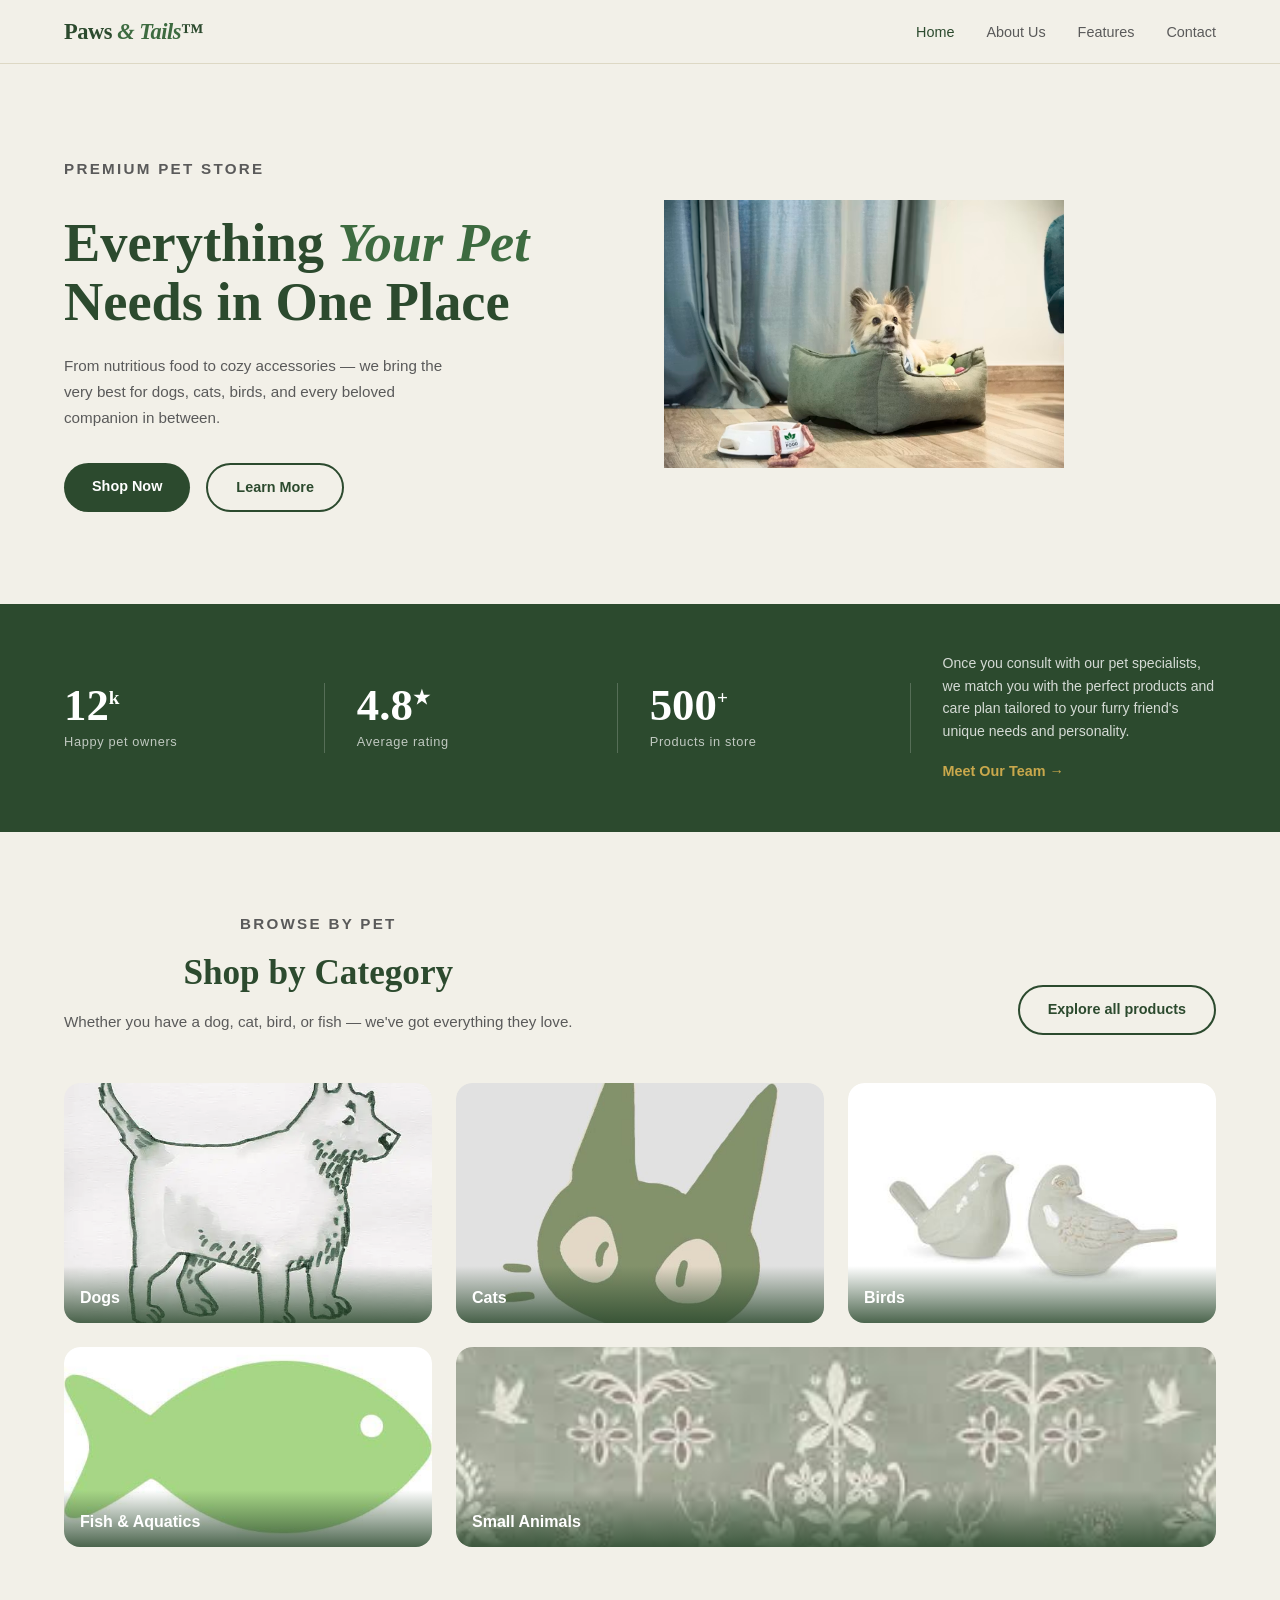
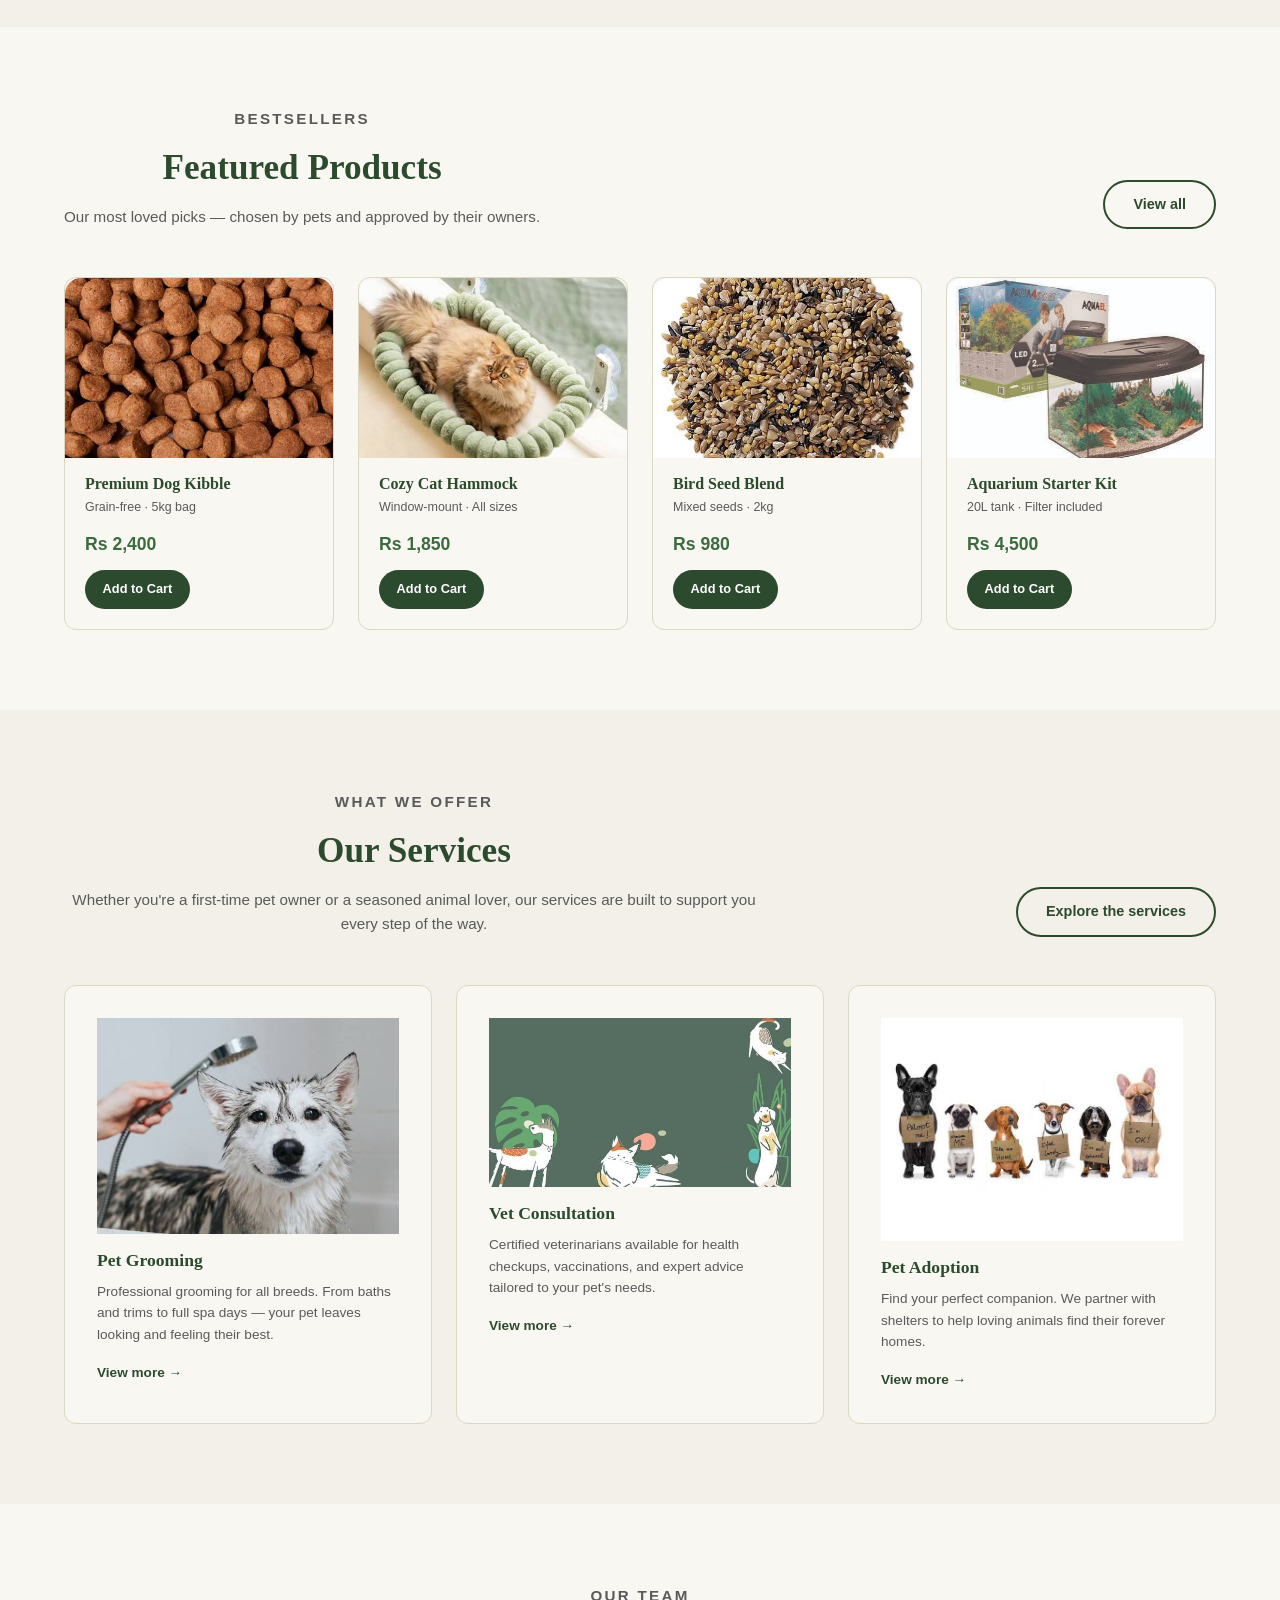
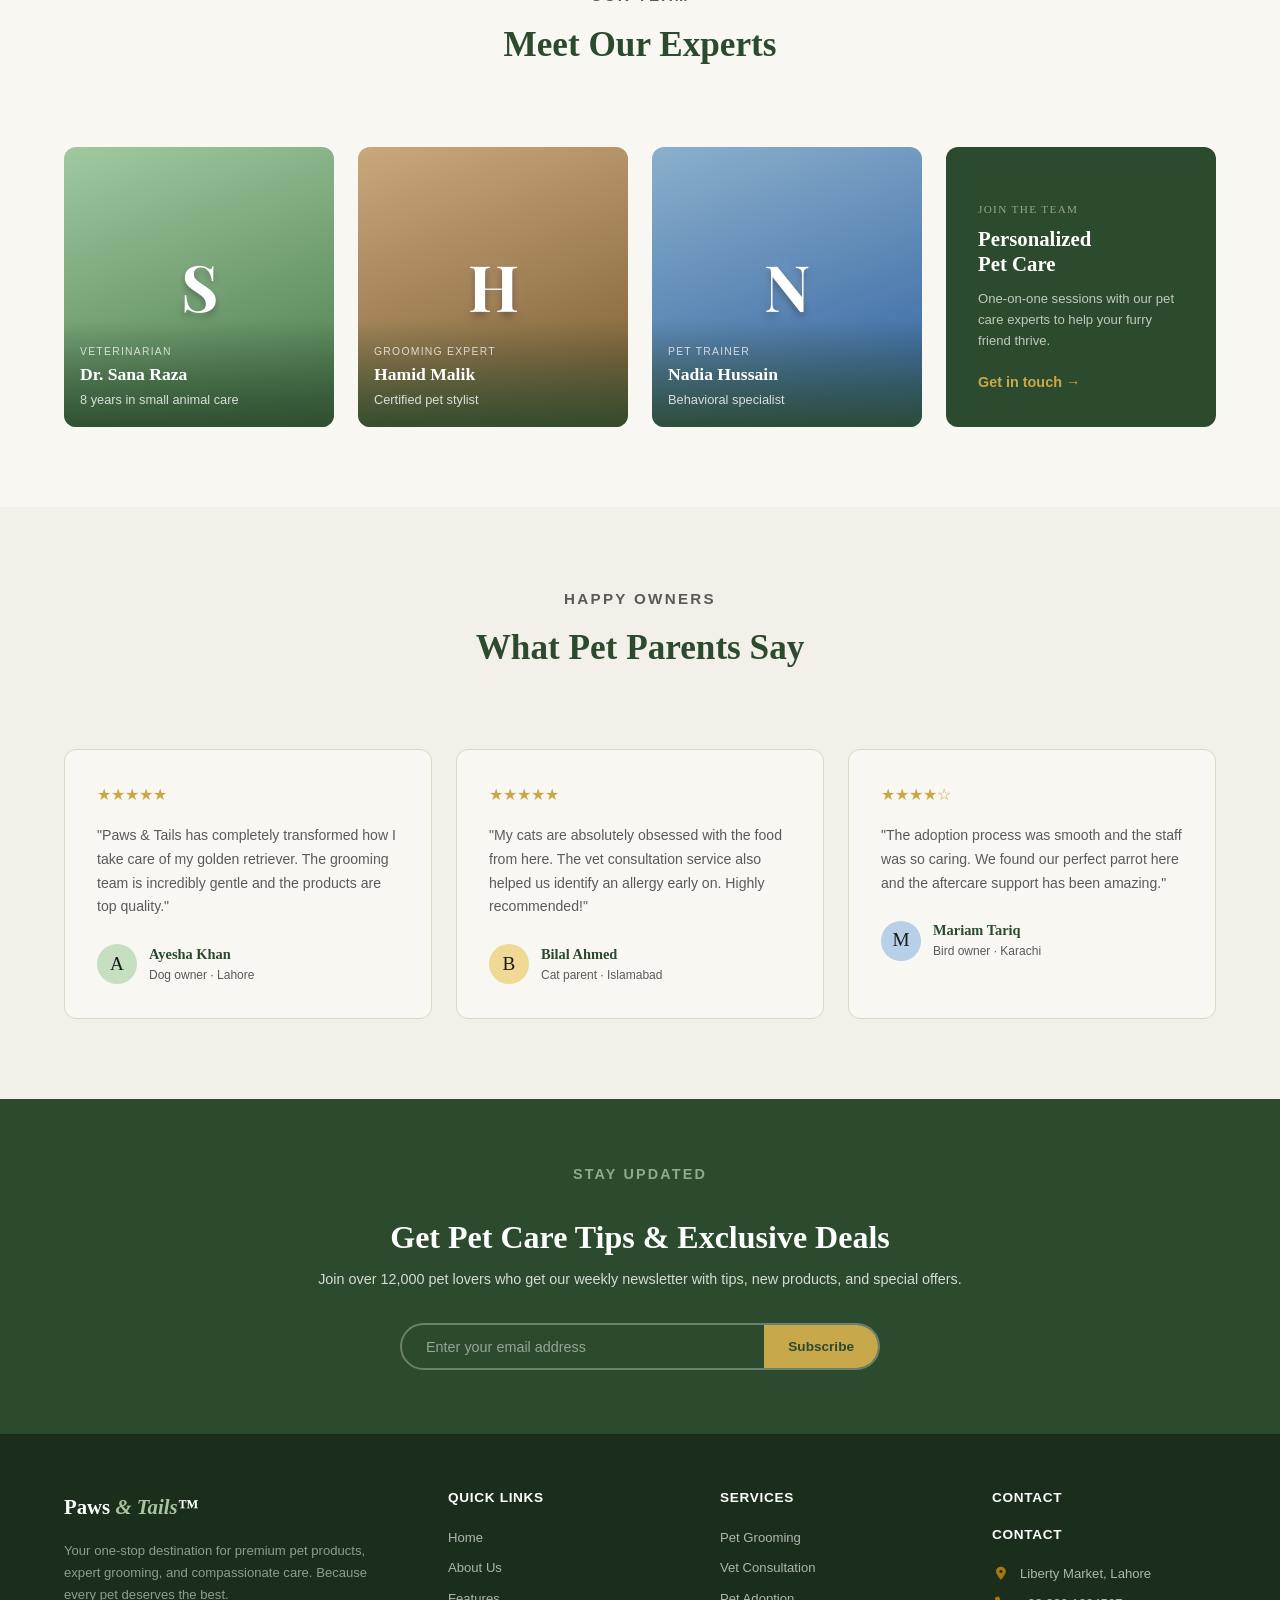
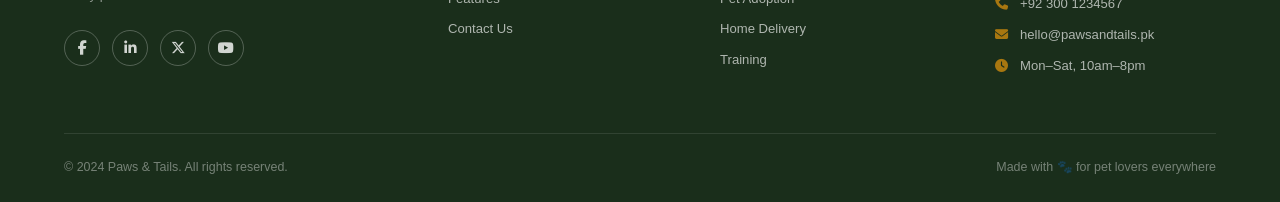
<file: index.html>
<!DOCTYPE html>
<html lang="en">
<head>
    <meta charset="UTF-8">
    <meta name="viewport" content="width=device-width, initial-scale=1.0">
    <title>Paws & Tails </title>
    <link href="https://fonts.googleapis.com/css2?family=Playfair+Display:wght@700&display=swap" rel="stylesheet">
    <link rel="stylesheet" href="https://cdnjs.cloudflare.com/ajax/libs/font-awesome/6.7.2/css/all.min.css">
      <link rel="stylesheet" href="style.css" />

</head>
<body>

  <!-- NAVBAR -->
  <nav class="navbar">
    <div class="logo">Paws <span>&amp; Tails</span>™</div>
    <ul class="nav-links">
      <li><a href="index.html" class="active">Home</a></li>
      <li><a href="about.html" class="nav-hidden">About Us</a></li>
      <li><a href="features.html" class="nav-hidden">Features</a></li>
      <li><a href="contact.html" class="nav-hidden">Contact</a></li>
    </ul>
  </nav>

  <!-- HERO -->
  <section class="hero">
    <div class="hero-text">
      <p class="section-eyebrow">Premium Pet Store</p>
      <h1>Everything <em>Your Pet</em> Needs in One Place</h1>
      <p>From nutritious food to cozy accessories — we bring the very best for dogs, cats, birds, and every beloved companion in between.</p>
      <div class="hero-buttons">
        <a href="features.html" class="btn-primary">Shop Now</a>
        <a href="about.html" class="btn-outline">Learn More</a>
      </div>
    </div>
    <div class="hero-img">
    <img src="home-hero.avif" alt="home-hero.avif">
</div>
  </section>

  <!-- STATS BAND -->
  <div class="stats-band">
    <div class="stat-item">
      <div class="stat-number">12<sup>k</sup></div>
      <div class="stat-label">Happy pet owners</div>
    </div>
    <div class="stat-item">
      <div class="stat-number">4.8<sup>★</sup></div>
      <div class="stat-label">Average rating</div>
    </div>
    <div class="stat-item">
      <div class="stat-number">500<sup>+</sup></div>
      <div class="stat-label">Products in store</div>
    </div>
    <div class="stat-desc">
      <p>Once you consult with our pet specialists, we match you with the perfect products and care plan tailored to your furry friend's unique needs and personality.</p>
      <a href="about.html" class="btn-gold">Meet Our Team →</a>
    </div>
  </div>

  <!-- SHOP BY CATEGORY -->
  <section class="section">
    <div class="section-header-row">
      <div class="section-header" style="margin-bottom:0;">
        <p class="section-eyebrow">Browse by Pet</p>
        <h2>Shop by Category</h2>
        <p>Whether you have a dog, cat, bird, or fish — we've got everything they love.</p>
      </div>
      <a href="features.html" class="btn-outline">Explore all products</a>
    </div>
    <div style="display:grid; grid-template-columns:repeat(3,1fr); grid-template-rows:auto auto; gap:1.5rem; margin-top:2.5rem;">
      <div class="category-card" style="height:240px;">
        <div class="img-placeholder cat-dogs" style="width:100%;height:100%;">
    <img src="dogs-main.webp" alt="Dog" class="category-image">
</div>
        <div class="cat-label">Dogs</div>
      </div>
      <div class="category-card" style="height:240px;">
    <div class="img-placeholder" style="width:100%;height:100%;">
        <img src="cats-main.jpg" alt="Cat" class="category-image">
    
    <div class="cat-label">Cats</div>
</div>
      </div>
      <div class="category-card" style="height:240px;">
    <div class="img-placeholder" style="width:100%;height:100%;">
        <img src="birds-main.jpg" alt="Bird" class="category-image">
    
    <div class="cat-label">Birds</div>
</div>
      </div>
      <div class="category-card" style="height:200px;">
    <div class="img-placeholder" style="width:100%;height:100%;">
        <img src="fish-main.jpg" alt="Fish" class="category-image">
    
    <div class="cat-label">Fish &amp; Aquatics</div>
</div>
      </div>
      <div class="category-card" style="height:200px; grid-column:span 2;">
    <div class="img-placeholder" style="width:100%;height:100%;">
        <img src="smallanimals-main.jpg" alt="Small Animal" class="category-image">
    
    <div class="cat-label">Small Animals</div>
</div>
    </div>
  </section>

  <!-- FEATURED PRODUCTS -->
  <section class="section" style="background-color:var(--card-bg);">
    <div class="section-header-row">
      <div class="section-header" style="margin-bottom:0;">
        <p class="section-eyebrow">Bestsellers</p>
        <h2>Featured Products</h2>
        <p>Our most loved picks — chosen by pets and approved by their owners.</p>
      </div>
      <a href="features.html" class="btn-outline">View all</a>
    </div>
    <div class="cards-grid cards-grid-4" style="margin-top:2.5rem;">
      <div class="product-card">
        <div class="prod-img prod-img-1">
    <img src="dogkibble.jpg" alt="Premium Dog Kibble" class="product-image">
</div>
        <div class="product-info">
          <h4>Premium Dog Kibble</h4>
          <div class="price-sub">Grain-free · 5kg bag</div>
          <div class="price">Rs 2,400</div>
          <a href="features.html" class="btn-primary" style="font-size:0.8rem;padding:0.55rem 1.1rem;margin-top:0.75rem;">Add to Cart</a>
        </div>
      </div>
      <div class="product-card">
<div class="prod-img prod-img-2">
    <img src="cat-hammock.jpg" alt="Cozy Cat Hammock" class="product-image">
</div>        <div class="product-info">
          <h4>Cozy Cat Hammock</h4>
          <div class="price-sub">Window-mount · All sizes</div>
          <div class="price">Rs 1,850</div>
          <a href="features.html" class="btn-primary" style="font-size:0.8rem;padding:0.55rem 1.1rem;margin-top:0.75rem;">Add to Cart</a>
        </div>
      </div>
      <div class="product-card">
<div class="prod-img prod-img-3">
    <img src="bird-seeds-blend.jpg" alt="Bird Seed Blend" class="product-image">
</div>        <div class="product-info">
          <h4>Bird Seed Blend</h4>
          <div class="price-sub">Mixed seeds · 2kg</div>
          <div class="price">Rs 980</div>
          <a href="features.html" class="btn-primary" style="font-size:0.8rem;padding:0.55rem 1.1rem;margin-top:0.75rem;">Add to Cart</a>
        </div>
      </div>
      <div class="product-card">
<div class="prod-img prod-img-4">
    <img src="aquarium-kit.jpg" alt="Aquarium Starter Kit" class="product-image">
</div>        <div class="product-info">
          <h4>Aquarium Starter Kit</h4>
          <div class="price-sub">20L tank · Filter included</div>
          <div class="price">Rs 4,500</div>
          <a href="features.html" class="btn-primary" style="font-size:0.8rem;padding:0.55rem 1.1rem;margin-top:0.75rem;">Add to Cart</a>
        </div>
      </div>
    </div>
  </section>

  <!-- OUR SERVICES -->
  <section class="section">
    <div class="section-header-row">
      <div class="section-header" style="margin-bottom:0;">
        <p class="section-eyebrow">What We Offer</p>
        <h2>Our Services</h2>
        <p>Whether you're a first-time pet owner or a seasoned animal lover, our services are built to support you every step of the way.</p>
      </div>
      <a href="features.html" class="btn-outline">Explore the services</a>
    </div>
    <div class="cards-grid cards-grid-3" style="margin-top:2.5rem;">
      <div class="service-card">
<div class="card-icon">
  <img src="pet-grooming.jpg" alt="Pet Grooming">
</div>
        <h3>Pet Grooming</h3>
        <p>Professional grooming for all breeds. From baths and trims to full spa days — your pet leaves looking and feeling their best.</p>
        <a href="features.html" class="view-more">View more →</a>
      </div>
      <div class="service-card">
<div class="card-icon">
  <img src="pet-consultation.jpg" alt="Vet Consultation">
</div>
        <h3>Vet Consultation</h3>
        <p>Certified veterinarians available for health checkups, vaccinations, and expert advice tailored to your pet's needs.</p>
        <a href="features.html" class="view-more">View more →</a>
      </div>
      <div class="service-card">
<div class="card-icon">
  <img src="pet-adoption.jpg" alt="Pet Adoption">
</div>
        <h3>Pet Adoption</h3>
        <p>Find your perfect companion. We partner with shelters to help loving animals find their forever homes.</p>
        <a href="features.html" class="view-more">View more →</a>
      </div>
    </div>
  </section>

  <!-- MEET THE TEAM -->
  <section class="section" style="background-color:var(--card-bg);">
    <div class="section-header">
      <p class="section-eyebrow">Our Team</p>
      <h2>Meet Our Experts</h2>
    </div>
    <div class="team-grid">
      <div class="team-card">
        <div class="team-placeholder tp1">S</div>
        <div class="team-overlay">
          <div class="eyebrow">Veterinarian</div>
          <h3>Dr. Sana Raza</h3>
          <p>8 years in small animal care</p>
        </div>
      </div>
      <div class="team-card">
        <div class="team-placeholder tp2">H</div>
        <div class="team-overlay">
          <div class="eyebrow">Grooming Expert</div>
          <h3>Hamid Malik</h3>
          <p>Certified pet stylist</p>
        </div>
      </div>
      <div class="team-card">
        <div class="team-placeholder tp3">N</div>
        <div class="team-overlay">
          <div class="eyebrow">Pet Trainer</div>
          <h3>Nadia Hussain</h3>
          <p>Behavioral specialist</p>
        </div>
      </div>
      <div class="team-card" style="background-color:var(--dark-green);padding:2rem;display:flex;flex-direction:column;justify-content:flex-end;">
        <div style="color:rgba(255,255,255,0.5);font-size:0.7rem;letter-spacing:0.12em;text-transform:uppercase;margin-bottom:0.5rem;">Join the Team</div>
        <h3 style="color:var(--white);font-size:1.3rem;margin-bottom:0.75rem;">Personalized<br>Pet Care</h3>
        <p style="color:rgba(255,255,255,0.7);font-family:Arial,sans-serif;font-size:0.82rem;line-height:1.6;margin-bottom:1.25rem;">One-on-one sessions with our pet care experts to help your furry friend thrive.</p>
        <a href="contact.html" class="btn-gold">Get in touch →</a>
      </div>
    </div>
  </section>

  <!-- TESTIMONIALS -->
  <section class="section">
    <div class="section-header">
      <p class="section-eyebrow">Happy Owners</p>
      <h2>What Pet Parents Say</h2>
    </div>
    <div class="cards-grid cards-grid-3">
      <div class="testimonial-card">
        <div class="stars">★★★★★</div>
        <p>"Paws &amp; Tails has completely transformed how I take care of my golden retriever. The grooming team is incredibly gentle and the products are top quality."</p>
        <div class="reviewer">
          <div class="avatar-placeholder av1">A</div>
          <div>
            <div class="name">Ayesha Khan</div>
            <div class="role">Dog owner · Lahore</div>
          </div>
        </div>
      </div>
      <div class="testimonial-card">
        <div class="stars">★★★★★</div>
        <p>"My cats are absolutely obsessed with the food from here. The vet consultation service also helped us identify an allergy early on. Highly recommended!"</p>
        <div class="reviewer">
          <div class="avatar-placeholder av2">B</div>
          <div>
            <div class="name">Bilal Ahmed</div>
            <div class="role">Cat parent · Islamabad</div>
          </div>
        </div>
      </div>
      <div class="testimonial-card">
        <div class="stars">★★★★☆</div>
        <p>"The adoption process was smooth and the staff was so caring. We found our perfect parrot here and the aftercare support has been amazing."</p>
        <div class="reviewer">
          <div class="avatar-placeholder av3">M</div>
          <div>
            <div class="name">Mariam Tariq</div>
            <div class="role">Bird owner · Karachi</div>
          </div>
        </div>
      </div>
    </div>
  </section>

  <!-- NEWSLETTER -->
  <div class="newsletter-section">
    <p class="section-eyebrow" style="color:var(--light-green);">Stay Updated</p>
    <h2>Get Pet Care Tips &amp; Exclusive Deals</h2>
    <p>Join over 12,000 pet lovers who get our weekly newsletter with tips, new products, and special offers.</p>
    <div class="newsletter-form">
      <input type="email" placeholder="Enter your email address" />
      <button type="button">Subscribe</button>
    </div>
  </div>

  <!-- FOOTER -->
  <footer>
    <div class="footer-grid">
      <div class="footer-brand">
        <div class="logo">Paws <span>&amp; Tails</span>™</div>
        <p>Your one-stop destination for premium pet products, expert grooming, and compassionate care. Because every pet deserves the best.</p>
        <div class="social-icons">
    <a href="https://www.facebook.com/" target="_blank">
        <i class="fa-brands fa-facebook-f"></i>
    </a>

    <a href="https://www.linkedin.com/" target="_blank">
        <i class="fa-brands fa-linkedin-in"></i>
    </a>

    <a href="https://x.com/" target="_blank">
        <i class="fa-brands fa-x-twitter"></i>
    </a>

    <a href="https://www.youtube.com/" target="_blank">
        <i class="fa-brands fa-youtube"></i>
    </a>
</div>
      </div>
      <div class="footer-col">
        <h4>Quick Links</h4>
        <ul>
          <li><a href="index.html">Home</a></li>
          <li><a href="about.html">About Us</a></li>
          <li><a href="features.html">Features</a></li>
          <li><a href="contact.html">Contact Us</a></li>
        </ul>
      </div>
      <div class="footer-col">
        <h4>Services</h4>
        <ul>
          <li><a href="features.html">Pet Grooming</a></li>
          <li><a href="features.html">Vet Consultation</a></li>
          <li><a href="features.html">Pet Adoption</a></li>
          <li><a href="features.html">Home Delivery</a></li>
          <li><a href="features.html">Training</a></li>
        </ul>
      </div>
      <div class="footer-col">
        <h4>Contact</h4>
        <ul>
          <h4>Contact</h4>
<ul>
    <li>
        <a href="#">
            <i class="fa-solid fa-location-dot"></i>
            Liberty Market, Lahore
        </a>
    </li>

    <li>
        <a href="tel:+923001234567">
            <i class="fa-solid fa-phone"></i>
            +92 300 1234567
        </a>
    </li>

    <li>
        <a href="mailto:hello@pawsandtails.pk">
            <i class="fa-solid fa-envelope"></i>
            hello@pawsandtails.pk
        </a>
    </li>

    <li>
        <a href="#">
            <i class="fa-solid fa-clock"></i>
            Mon–Sat, 10am–8pm
        </a>
    </li>
</ul>
        </ul>
      </div>
    </div>
    <div class="footer-bottom">
      <p>© 2024 Paws &amp; Tails. All rights reserved.</p>
      <p>Made with 🐾 for pet lovers everywhere</p>
    </div>
  </footer>

</body>
</html>
</file>
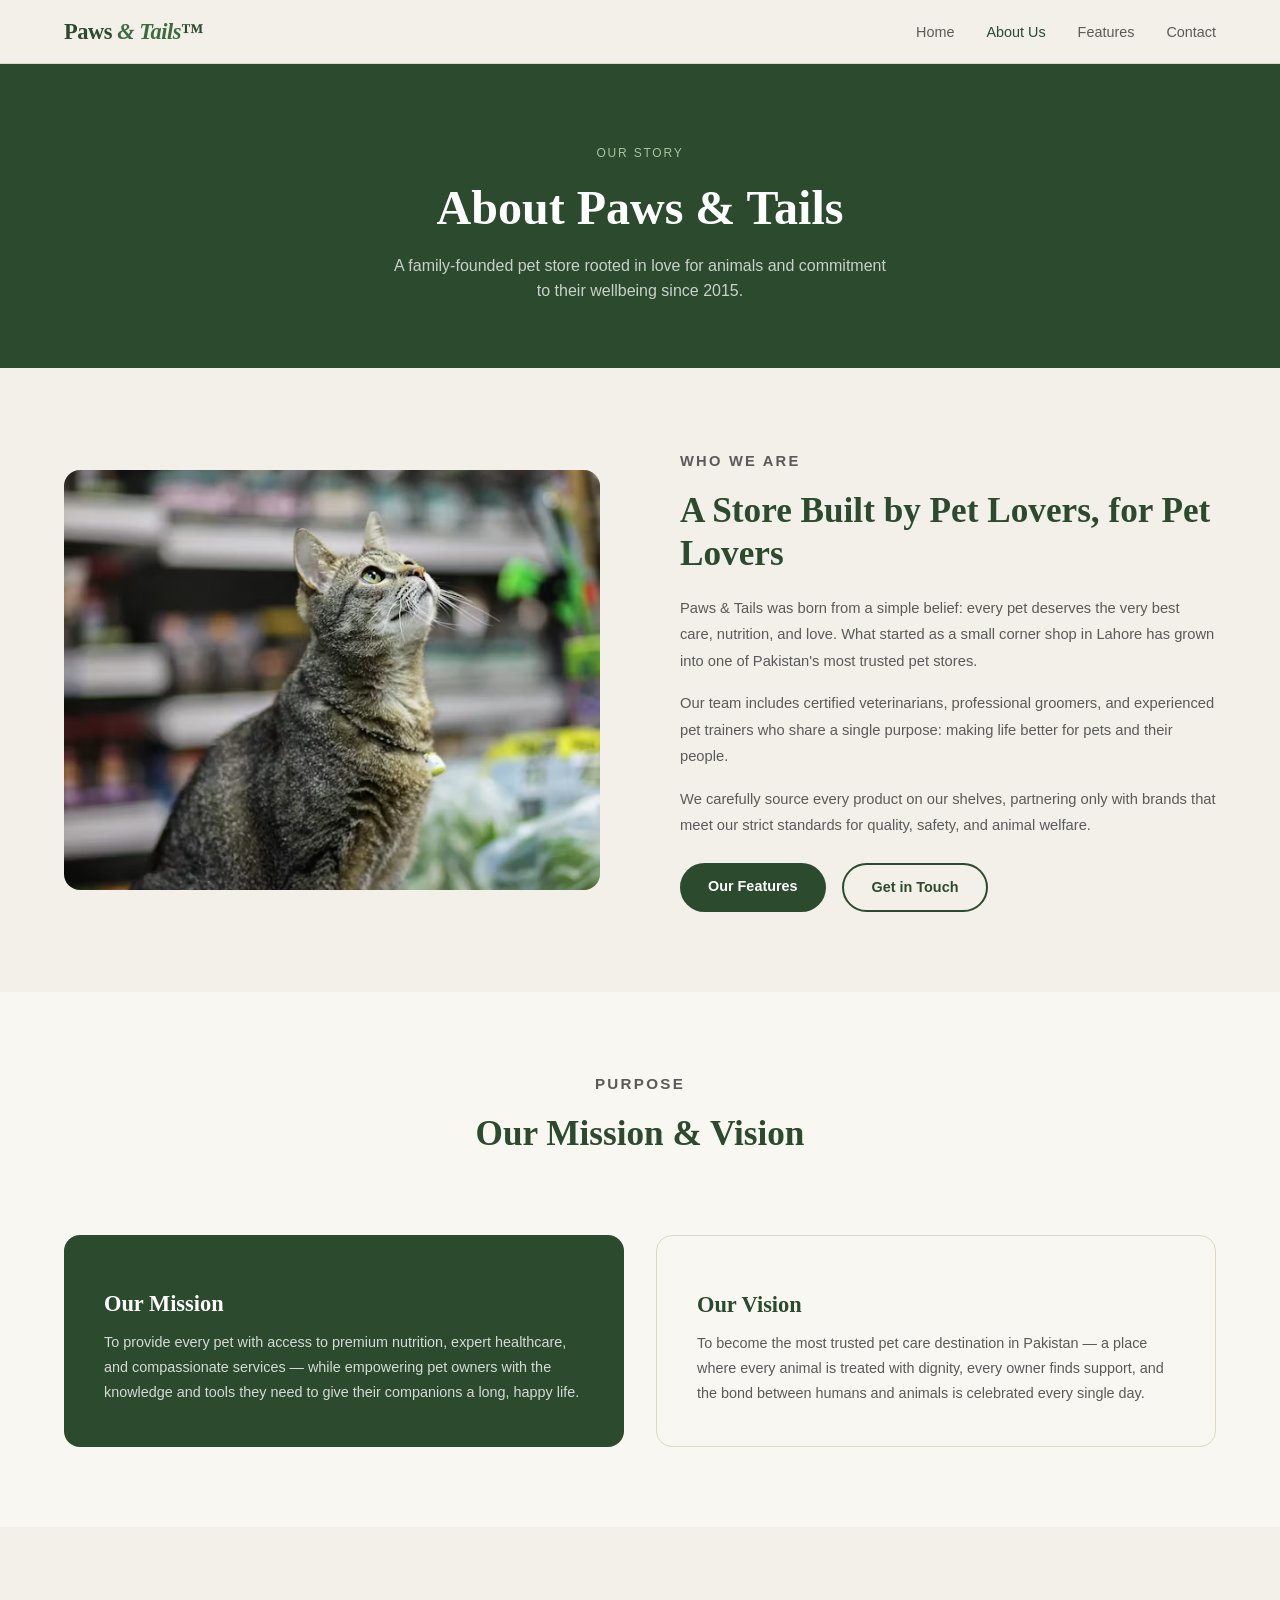
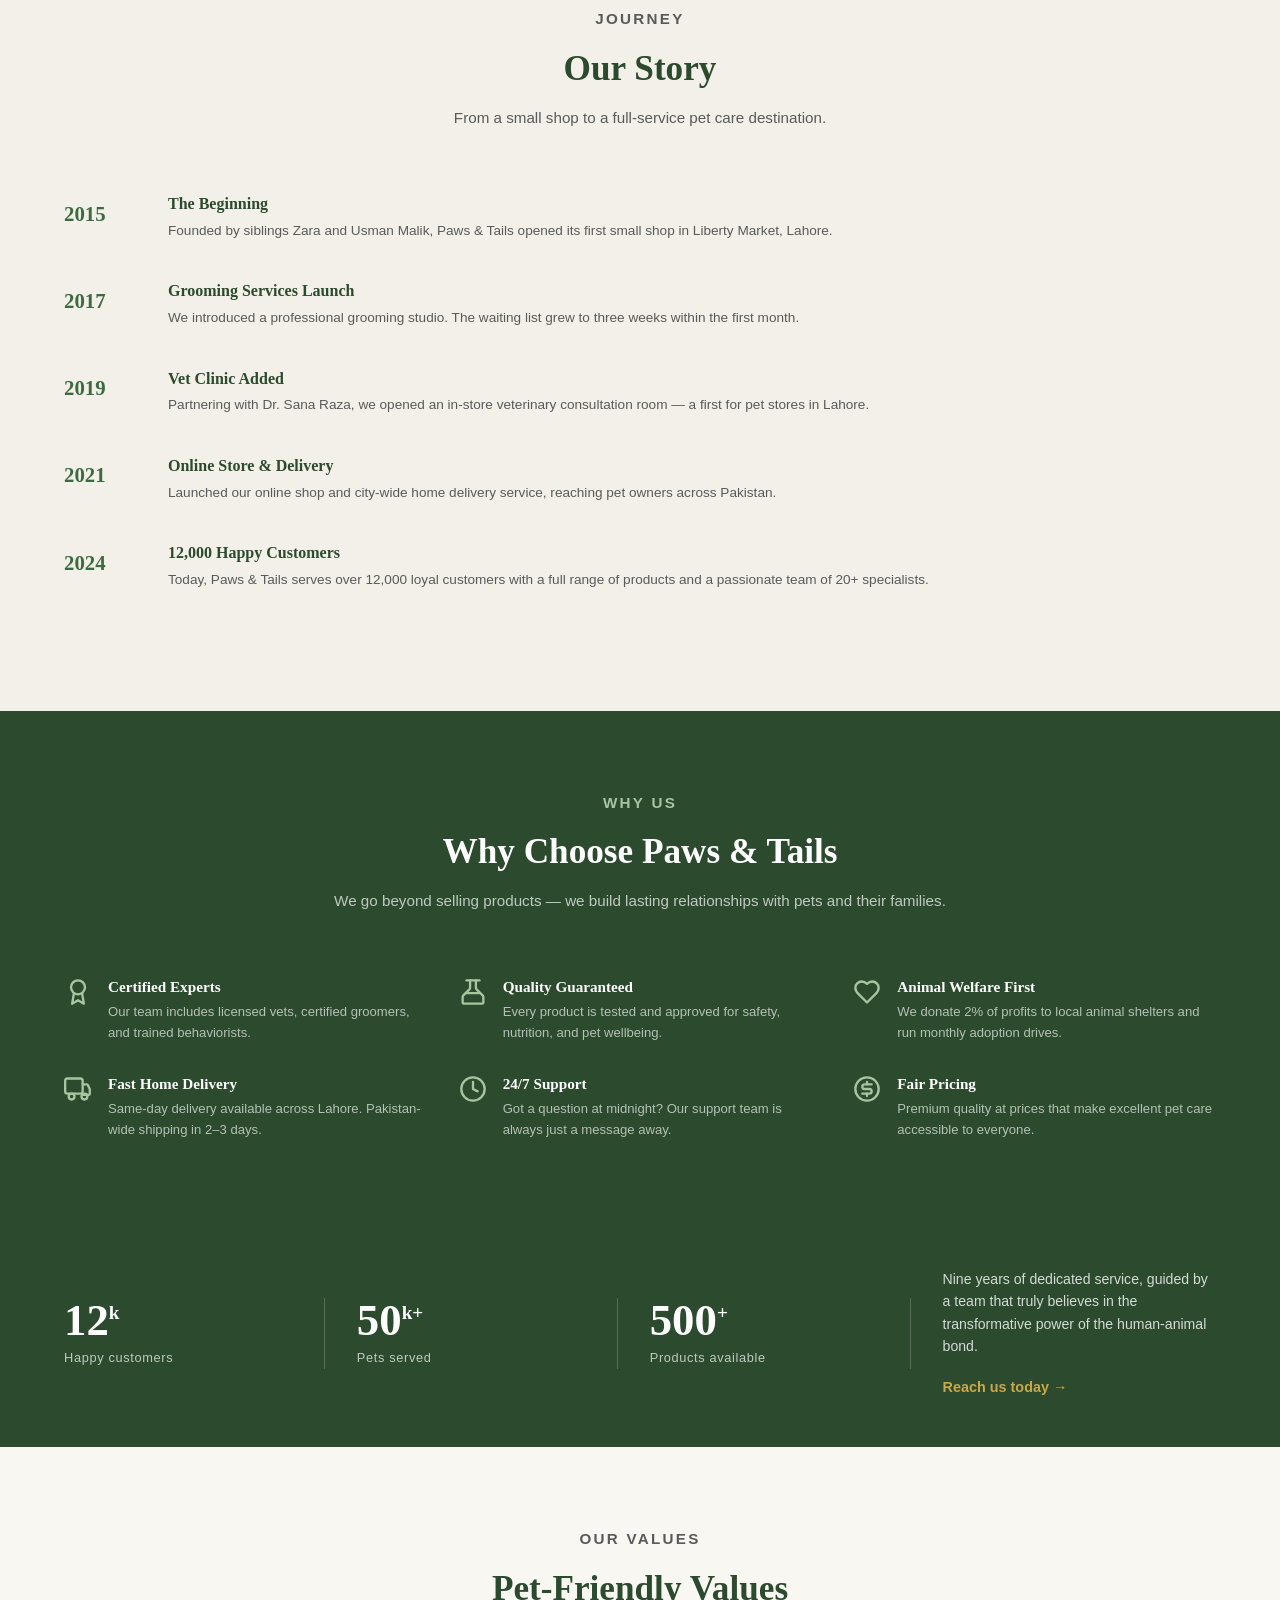
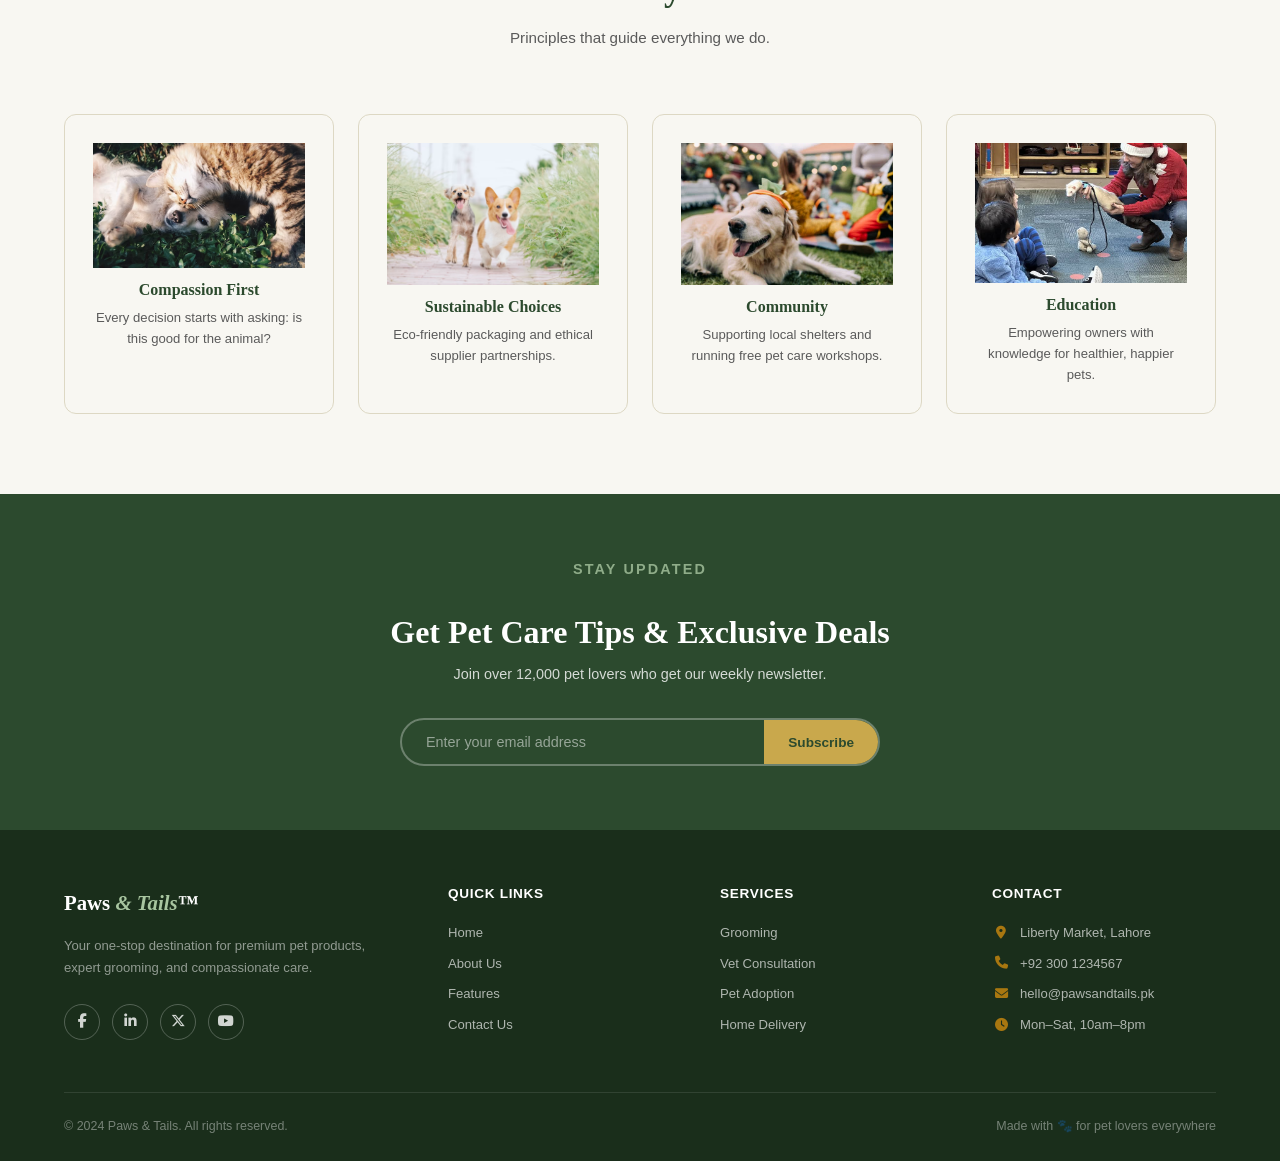
<file: about.html>
<!DOCTYPE html>
<html lang="en">
<head>
  <meta charset="UTF-8" />
  <meta name="viewport" content="width=device-width, initial-scale=1.0" />
  <title>About Us – Paws & Tails</title>
  
      <link rel="stylesheet" href="https://cdnjs.cloudflare.com/ajax/libs/font-awesome/6.7.2/css/all.min.css">

  <link rel="stylesheet" href="style.css" />
</head>
<body>

  <!-- NAVBAR -->
  <nav class="navbar">
    <div class="logo">Paws <span>&amp; Tails</span>™</div>
    <ul class="nav-links">
      <li><a href="index.html">Home</a></li>
      <li><a href="about.html" class="active">About Us</a></li>
      <li><a href="features.html" class="nav-hidden">Features</a></li>
      <li><a href="contact.html" class="nav-hidden">Contact</a></li>
    </ul>
  </nav>

  <!-- PAGE HERO -->
  <div class="page-hero">
    <div class="eyebrow">Our Story</div>
    <h1>About Paws &amp; Tails</h1>
    <p>A family-founded pet store rooted in love for animals and commitment to their wellbeing since 2015.</p>
  </div>

  <!-- INTRO -->
  <section class="section">
    <div class="about-intro">
<div class="img-placeholder">
  <img src="about-hero.avif" alt="About Pets">
</div>
      <div class="content">
        <p class="section-eyebrow">Who We Are</p>
        <h2>A Store Built by Pet Lovers, for Pet Lovers</h2>
        <p>Paws &amp; Tails was born from a simple belief: every pet deserves the very best care, nutrition, and love. What started as a small corner shop in Lahore has grown into one of Pakistan's most trusted pet stores.</p>
        <p>Our team includes certified veterinarians, professional groomers, and experienced pet trainers who share a single purpose: making life better for pets and their people.</p>
        <p>We carefully source every product on our shelves, partnering only with brands that meet our strict standards for quality, safety, and animal welfare.</p>
        <div style="display:flex;gap:1rem;margin-top:1.5rem;flex-wrap:wrap;">
          <a href="features.html" class="btn-primary">Our Features</a>
          <a href="contact.html" class="btn-outline">Get in Touch</a>
        </div>
      </div>
    </div>
  </section>

  <!-- MISSION & VISION -->
  <section class="section" style="background-color:var(--card-bg);">
    <div class="section-header">
      <p class="section-eyebrow">Purpose</p>
      <h2>Our Mission &amp; Vision</h2>
    </div>
    <div class="mission-vision">
      <div class="mv-card mission">
        <div class="mv-icon"></div>
        <h3>Our Mission</h3>
        <p>To provide every pet with access to premium nutrition, expert healthcare, and compassionate services — while empowering pet owners with the knowledge and tools they need to give their companions a long, happy life.</p>
      </div>
      <div class="mv-card vision">
        <div class="mv-icon"></div>
        <h3>Our Vision</h3>
        <p>To become the most trusted pet care destination in Pakistan — a place where every animal is treated with dignity, every owner finds support, and the bond between humans and animals is celebrated every single day.</p>
      </div>
    </div>
  </section>

  <!-- TIMELINE -->
  <section class="section">
    <div class="section-header">
      <p class="section-eyebrow">Journey</p>
      <h2>Our Story</h2>
      <p>From a small shop to a full-service pet care destination.</p>
    </div>
    <div class="timeline-item">
      <div class="timeline-year">2015</div>
      <div class="timeline-content"><h4>The Beginning</h4><p>Founded by siblings Zara and Usman Malik, Paws &amp; Tails opened its first small shop in Liberty Market, Lahore.</p></div>
    </div>
    <div class="timeline-item">
      <div class="timeline-year">2017</div>
      <div class="timeline-content"><h4>Grooming Services Launch</h4><p>We introduced a professional grooming studio. The waiting list grew to three weeks within the first month.</p></div>
    </div>
    <div class="timeline-item">
      <div class="timeline-year">2019</div>
      <div class="timeline-content"><h4>Vet Clinic Added</h4><p>Partnering with Dr. Sana Raza, we opened an in-store veterinary consultation room — a first for pet stores in Lahore.</p></div>
    </div>
    <div class="timeline-item">
      <div class="timeline-year">2021</div>
      <div class="timeline-content"><h4>Online Store &amp; Delivery</h4><p>Launched our online shop and city-wide home delivery service, reaching pet owners across Pakistan.</p></div>
    </div>
    <div class="timeline-item">
      <div class="timeline-year">2024</div>
      <div class="timeline-content"><h4>12,000 Happy Customers</h4><p>Today, Paws &amp; Tails serves over 12,000 loyal customers with a full range of products and a passionate team of 20+ specialists.</p></div>
    </div>
  </section>

  <!-- WHY CHOOSE US -->
  <section class="section" style="background-color:var(--dark-green);color:var(--white);">
    <div class="section-header">
      <p class="section-eyebrow" style="color:var(--light-green);">Why Us</p>
      <h2 style="color:var(--white);">Why Choose Paws &amp; Tails</h2>
      <p style="color:rgba(255,255,255,0.7);">We go beyond selling products — we build lasting relationships with pets and their families.</p>
    </div>
    <div class="why-us-grid">
      <div class="why-card">
        <div class="w-icon">
          <svg xmlns="http://www.w3.org/2000/svg" width="28" height="28" viewBox="0 0 24 24" fill="none" stroke="currentColor" stroke-width="2" stroke-linecap="round" stroke-linejoin="round"><circle cx="12" cy="8" r="6"/><path d="M15.477 12.89 17 22l-5-3-5 3 1.523-9.11"/></svg>
        </div>
        <div><h4 style="color:var(--white);">Certified Experts</h4><p style="color:rgba(255,255,255,0.65);">Our team includes licensed vets, certified groomers, and trained behaviorists.</p></div>
      </div>
      <div class="why-card">
        <div class="w-icon">
          <svg xmlns="http://www.w3.org/2000/svg" width="28" height="28" viewBox="0 0 24 24" fill="none" stroke="currentColor" stroke-width="2" stroke-linecap="round" stroke-linejoin="round"><path d="M14.5 2v6.293a2 2 0 0 0 .586 1.414l5.207 5.207a2 2 0 0 1 .586 1.414V21a1 1 0 0 1-1 1H4.12a1 1 0 0 1-1-1v-4.672a2 2 0 0 1 .586-1.414l5.207-5.207A2 2 0 0 0 9.5 8.293V2"/><path d="M6.5 2h11"/><path d="M6.5 13h11"/></svg>
        </div>
        <div><h4 style="color:var(--white);">Quality Guaranteed</h4><p style="color:rgba(255,255,255,0.65);">Every product is tested and approved for safety, nutrition, and pet wellbeing.</p></div>
      </div>
      <div class="why-card">
        <div class="w-icon">
          <svg xmlns="http://www.w3.org/2000/svg" width="28" height="28" viewBox="0 0 24 24" fill="none" stroke="currentColor" stroke-width="2" stroke-linecap="round" stroke-linejoin="round"><path d="M19 14c1.49-1.46 3-3.21 3-5.5A5.5 5.5 0 0 0 16.5 3c-1.76 0-3 .5-4.5 2-1.5-1.5-2.74-2-4.5-2A5.5 5.5 0 0 0 2 8.5c0 2.3 1.5 4.05 3 5.5l7 7Z"/></svg>
        </div>
        <div><h4 style="color:var(--white);">Animal Welfare First</h4><p style="color:rgba(255,255,255,0.65);">We donate 2% of profits to local animal shelters and run monthly adoption drives.</p></div>
      </div>
      <div class="why-card">
        <div class="w-icon">
          <svg xmlns="http://www.w3.org/2000/svg" width="28" height="28" viewBox="0 0 24 24" fill="none" stroke="currentColor" stroke-width="2" stroke-linecap="round" stroke-linejoin="round"><rect x="1" y="3" width="15" height="13" rx="2"/><path d="M16 8h3.5a1 1 0 0 1 .9.55l1.6 3.2a1 1 0 0 1 .1.45V16a1 1 0 0 1-1 1H16"/><circle cx="6.5" cy="18.5" r="2.5"/><circle cx="17.5" cy="18.5" r="2.5"/></svg>
        </div>
        <div><h4 style="color:var(--white);">Fast Home Delivery</h4><p style="color:rgba(255,255,255,0.65);">Same-day delivery available across Lahore. Pakistan-wide shipping in 2–3 days.</p></div>
      </div>
      <div class="why-card">
        <div class="w-icon">
          <svg xmlns="http://www.w3.org/2000/svg" width="28" height="28" viewBox="0 0 24 24" fill="none" stroke="currentColor" stroke-width="2" stroke-linecap="round" stroke-linejoin="round"><circle cx="12" cy="12" r="10"/><path d="M12 6v6l4 2"/></svg>
        </div>
        <div><h4 style="color:var(--white);">24/7 Support</h4><p style="color:rgba(255,255,255,0.65);">Got a question at midnight? Our support team is always just a message away.</p></div>
      </div>
      <div class="why-card">
        <div class="w-icon">
          <svg xmlns="http://www.w3.org/2000/svg" width="28" height="28" viewBox="0 0 24 24" fill="none" stroke="currentColor" stroke-width="2" stroke-linecap="round" stroke-linejoin="round"><circle cx="12" cy="12" r="10"/><path d="M16 8h-6a2 2 0 1 0 0 4h4a2 2 0 1 1 0 4H8"/><path d="M12 6v2"/><path d="M12 16v2"/></svg>
        </div>
        <div><h4 style="color:var(--white);">Fair Pricing</h4><p style="color:rgba(255,255,255,0.65);">Premium quality at prices that make excellent pet care accessible to everyone.</p></div>
      </div>
    </div>
  </section>

  <!-- STATS BAND -->
  <div class="stats-band">
    <div class="stat-item"><div class="stat-number">12<sup>k</sup></div><div class="stat-label">Happy customers</div></div>
    <div class="stat-item"><div class="stat-number">50<sup>k+</sup></div><div class="stat-label">Pets served</div></div>
    <div class="stat-item"><div class="stat-number">500<sup>+</sup></div><div class="stat-label">Products available</div></div>
    <div class="stat-desc">
      <p>Nine years of dedicated service, guided by a team that truly believes in the transformative power of the human-animal bond.</p>
      <a href="contact.html" class="btn-gold">Reach us today →</a>
    </div>
  </div>

  <!-- VALUES -->
  <section class="section" style="background-color:var(--card-bg);">
    <div class="section-header">
      <p class="section-eyebrow">Our Values</p>
      <h2>Pet-Friendly Values</h2>
      <p>Principles that guide everything we do.</p>
    </div>
    <div class="cards-grid cards-grid-4">
      <div class="value-card"><div class="v-icon">
  <img src="compassion-about.avif" alt="Compassion First">
</div>
<h4>Compassion First</h4><p>Every decision starts with asking: is this good for the animal?</p></div>
      <div class="value-card"><div class="v-icon">
  <img src="sustainable-about.avif" alt="Sustainable Choices">
</div>
<h4>Sustainable Choices</h4><p>Eco-friendly packaging and ethical supplier partnerships.</p></div>
      <div class="value-card"><div class="v-icon">
  <img src="community-about.jpg" alt="Community">
</div>
<h4>Community</h4><p>Supporting local shelters and running free pet care workshops.</p></div>
      <div class="value-card"><div class="v-icon">
  <img src="education-about.jpg" alt="Education">
</div>
<h4>Education</h4><p>Empowering owners with knowledge for healthier, happier pets.</p></div>
    </div>
  </section>

  <!-- NEWSLETTER -->
  <div class="newsletter-section">
    <p class="section-eyebrow" style="color:var(--light-green);">Stay Updated</p>
    <h2>Get Pet Care Tips &amp; Exclusive Deals</h2>
    <p>Join over 12,000 pet lovers who get our weekly newsletter.</p>
    <div class="newsletter-form">
      <input type="email" placeholder="Enter your email address" />
      <button type="button">Subscribe</button>
    </div>
  </div>

  <!-- FOOTER -->
  <footer>
    <div class="footer-grid">
      <div class="footer-brand">
        <div class="logo">Paws <span>&amp; Tails</span>™</div>
        <p>Your one-stop destination for premium pet products, expert grooming, and compassionate care.</p>
<div class="social-icons">
    <a href="https://www.facebook.com/" target="_blank">
        <i class="fa-brands fa-facebook-f"></i>
    </a>

    <a href="https://www.linkedin.com/" target="_blank">
        <i class="fa-brands fa-linkedin-in"></i>
    </a>

    <a href="https://x.com/" target="_blank">
        <i class="fa-brands fa-x-twitter"></i>
    </a>

    <a href="https://www.youtube.com/" target="_blank">
        <i class="fa-brands fa-youtube"></i>
    </a>
</div>      </div>
      <div class="footer-col"><h4>Quick Links</h4><ul><li><a href="index.html">Home</a></li><li><a href="about.html">About Us</a></li><li><a href="features.html">Features</a></li><li><a href="contact.html">Contact Us</a></li></ul></div>
      <div class="footer-col"><h4>Services</h4><ul><li><a href="features.html">Grooming</a></li><li><a href="features.html">Vet Consultation</a></li><li><a href="features.html">Pet Adoption</a></li><li><a href="features.html">Home Delivery</a></li></ul></div>
      <div class="footer-col"><h4>Contact</h4><ul><li>
        <a href="#">
            <i class="fa-solid fa-location-dot"></i>
            Liberty Market, Lahore
        </a>
    </li>

    <li>
        <a href="tel:+923001234567">
            <i class="fa-solid fa-phone"></i>
            +92 300 1234567
        </a>
    </li>

    <li>
        <a href="mailto:hello@pawsandtails.pk">
            <i class="fa-solid fa-envelope"></i>
            hello@pawsandtails.pk
        </a>
    </li>

    <li>
        <a href="#">
            <i class="fa-solid fa-clock"></i>
            Mon–Sat, 10am–8pm
        </a>
    </li>
  </ul></div>
    </div>
    <div class="footer-bottom">
      <p>© 2024 Paws &amp; Tails. All rights reserved.</p>
      <p>Made with 🐾 for pet lovers everywhere</p>
    </div>
  </footer>

</body>
</html>
</file>
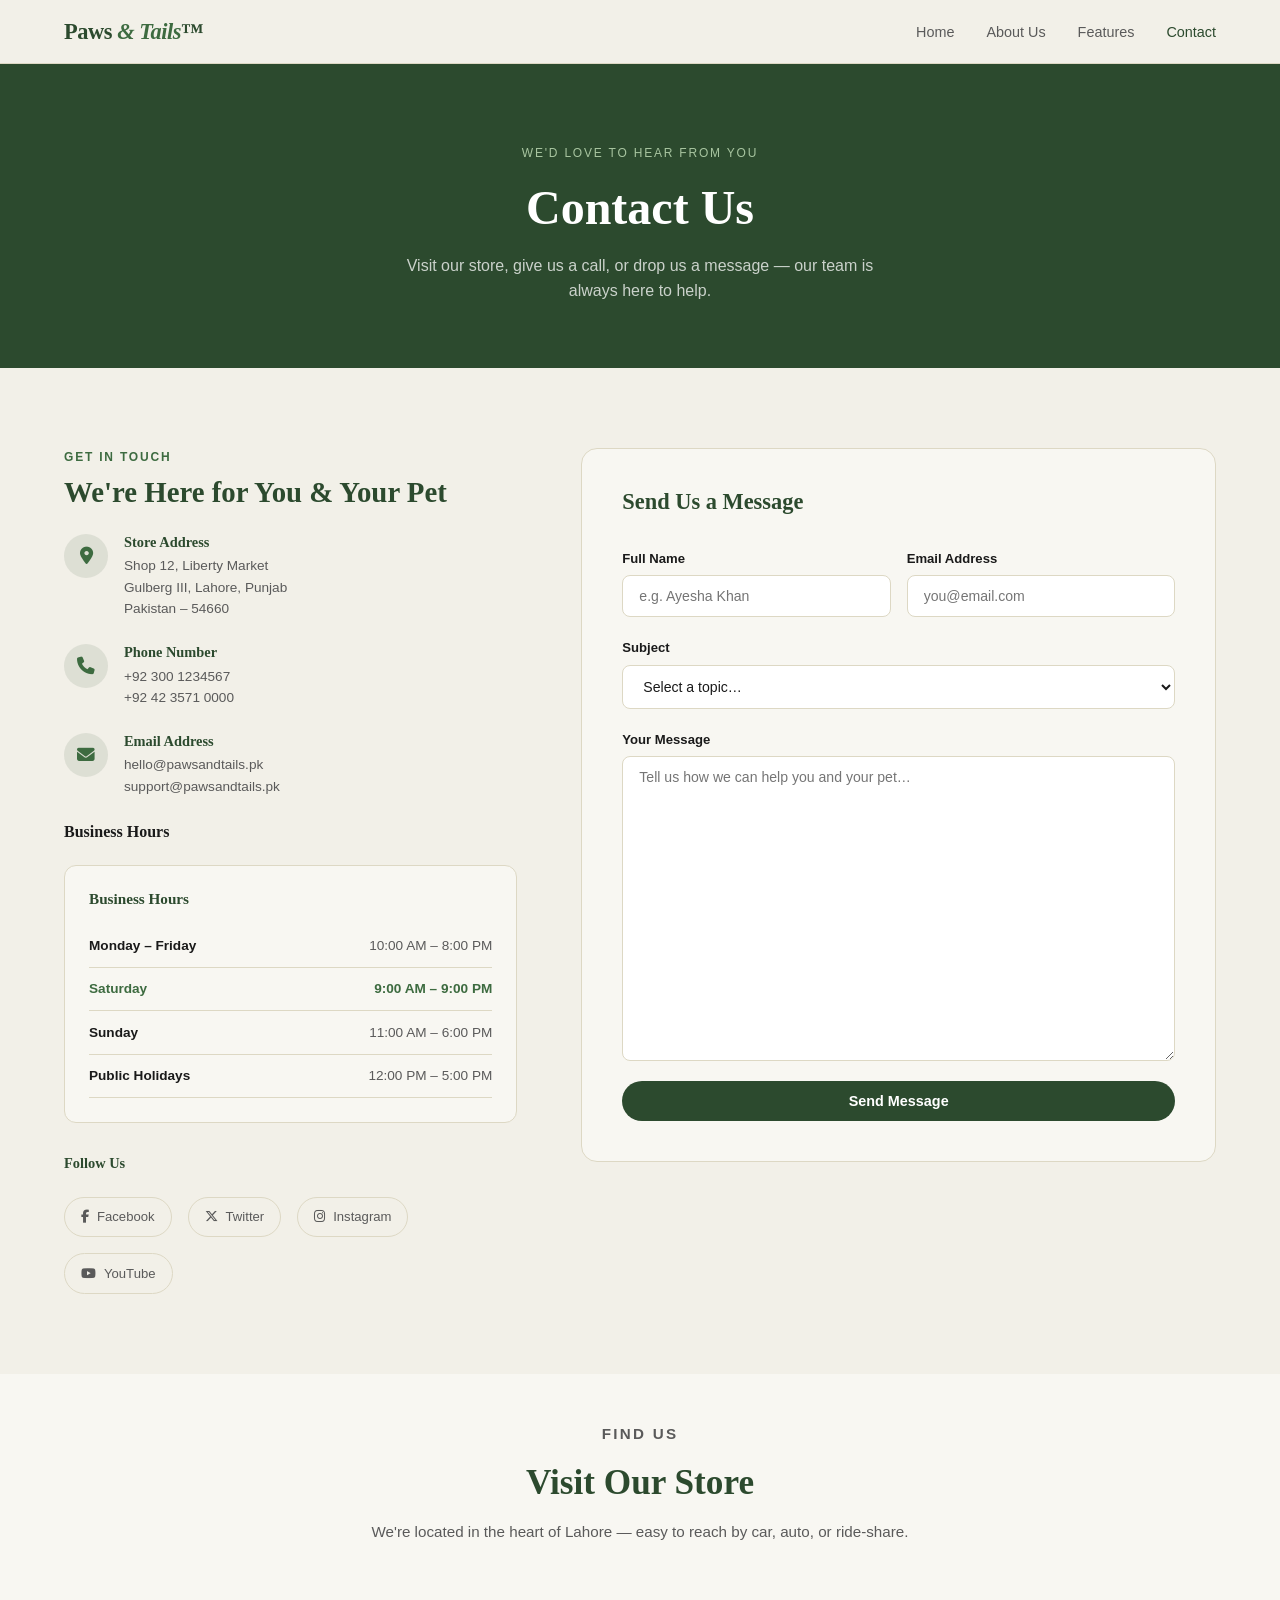
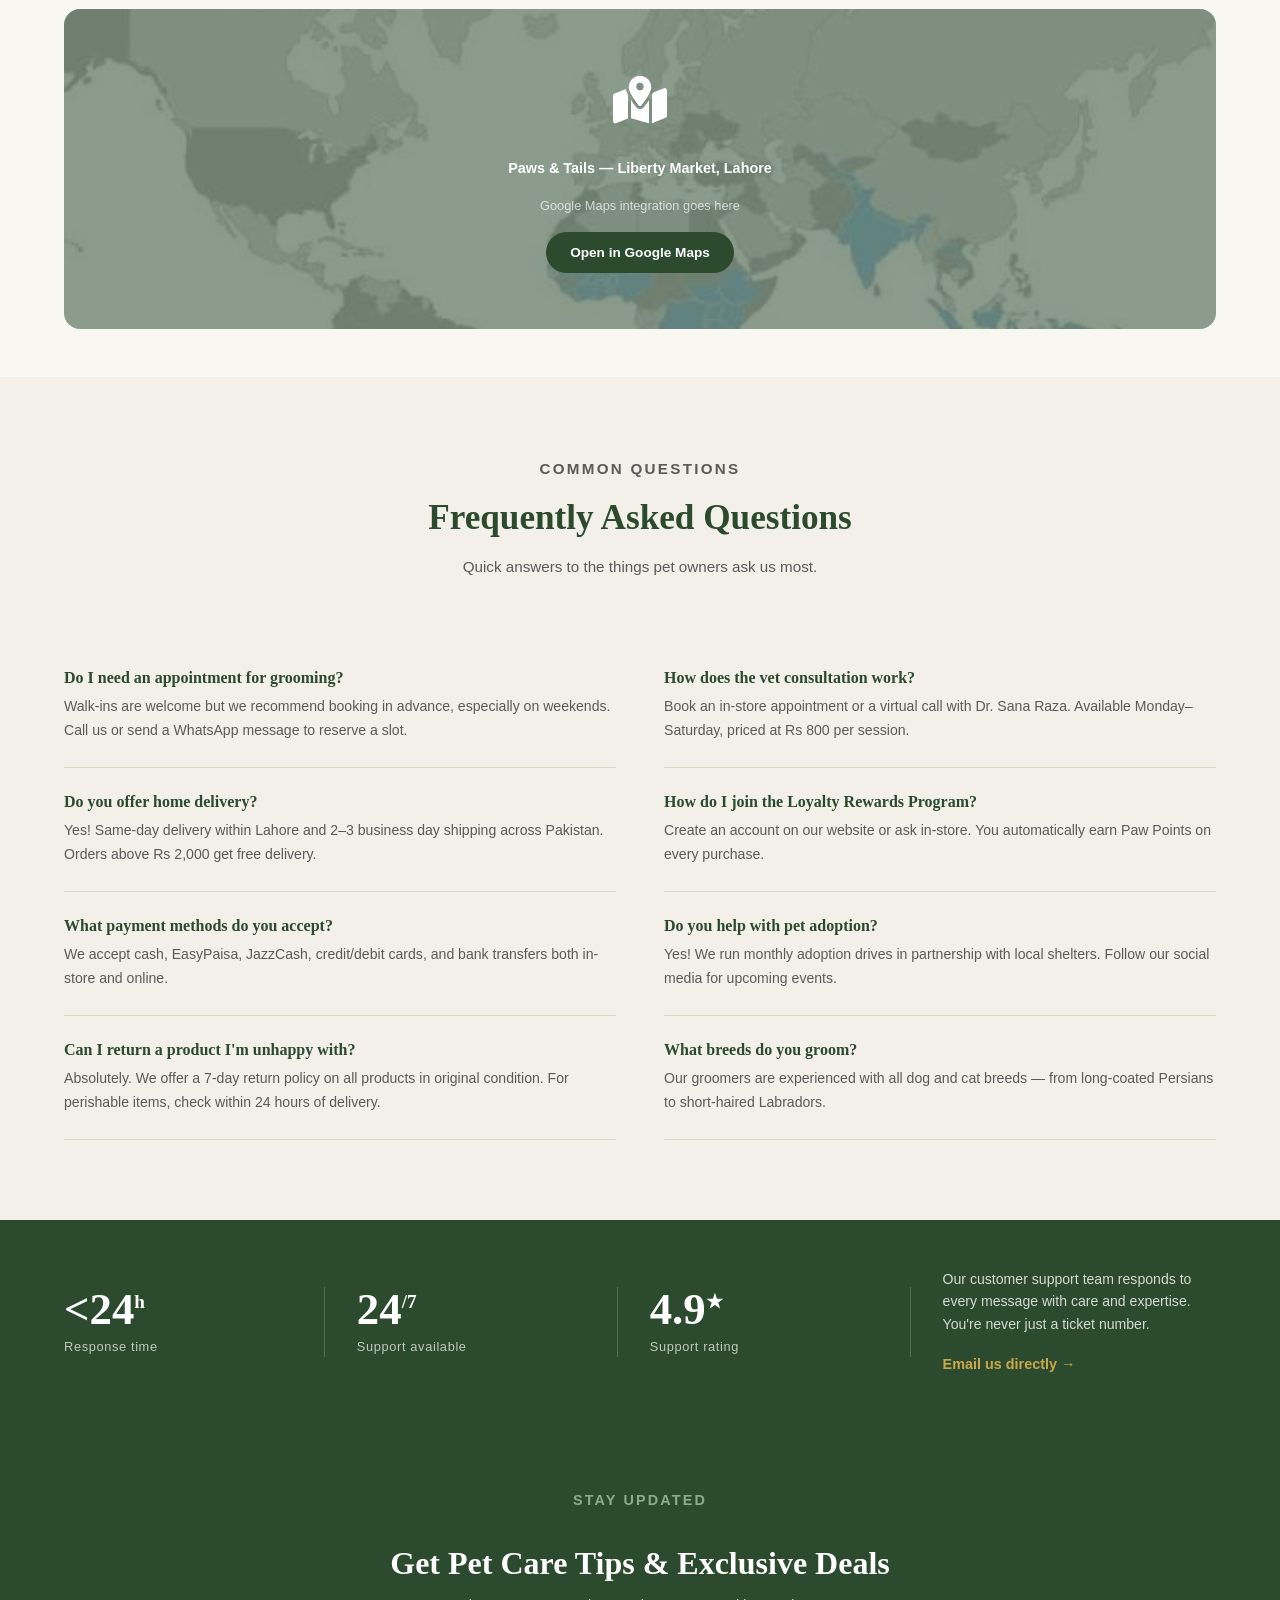
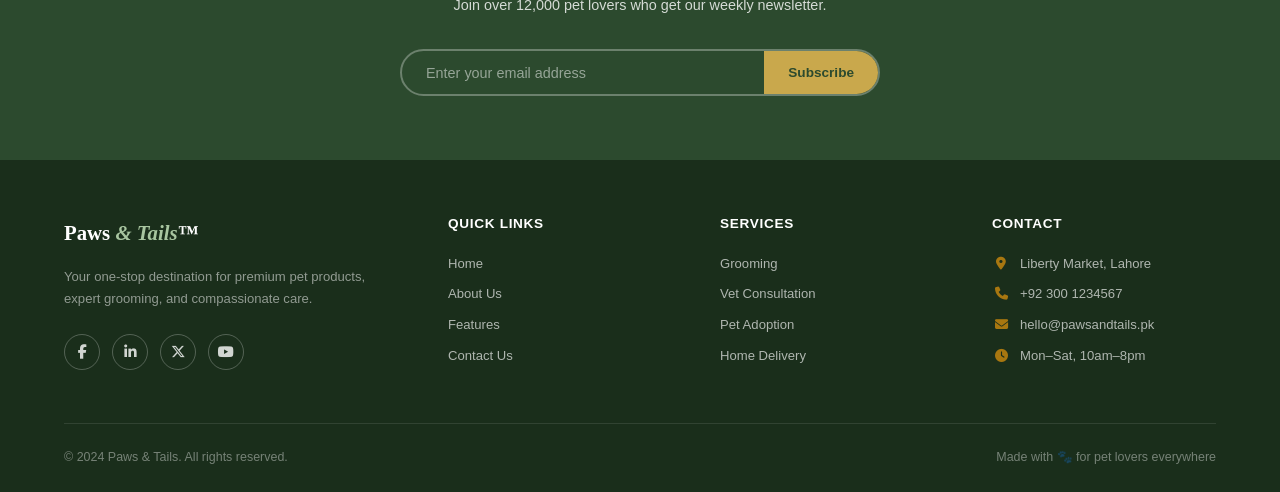
<file: contact.html>
<!DOCTYPE html>
<html lang="en">
<head>
  <meta charset="UTF-8" />
  <meta name="viewport" content="width=device-width, initial-scale=1.0" />
  <title>Contact Us – Paws & Tails</title>
      <link rel="stylesheet" href="https://cdnjs.cloudflare.com/ajax/libs/font-awesome/6.7.2/css/all.min.css">

  <link rel="stylesheet" href="style.css" />
</head>
<body>

  <!-- NAVBAR -->
  <nav class="navbar">
    <div class="logo">Paws <span>&amp; Tails</span>™</div>
    <ul class="nav-links">
      <li><a href="index.html">Home</a></li>
      <li><a href="about.html" class="nav-hidden">About Us</a></li>
      <li><a href="features.html" class="nav-hidden">Features</a></li>
      <li><a href="contact.html" class="active">Contact</a></li>
    </ul>
  </nav>

  <!-- PAGE HERO -->
  <div class="page-hero">
    <div class="eyebrow">We'd Love to Hear From You</div>
    <h1>Contact Us</h1>
    <p>Visit our store, give us a call, or drop us a message — our team is always here to help.</p>
  </div>

  <!-- CONTACT MAIN -->
  <section class="section">
    <div class="contact-grid">

      <!-- INFO -->
      <div class="contact-info">
        <p class="section-eyebrow">Get in Touch</p>
        <h2>We're Here for You &amp; Your Pet</h2>
        <div class="contact-detail">
          <div class="icon"><i class="fa-solid fa-location-dot"></i></div>
          <div><h4>Store Address</h4><p>Shop 12, Liberty Market<br>Gulberg III, Lahore, Punjab<br>Pakistan – 54660</p></div>
        </div>
        <div class="contact-detail">
          <div class="icon"><i class="fa-solid fa-phone"></i></div>
          <div><h4>Phone Number</h4><p>+92 300 1234567<br>+92 42 3571 0000</p></div>
        </div>
        <div class="contact-detail">
          <div class="icon"><i class="fa-solid fa-envelope"></i></div>
          <div><h4>Email Address</h4><p>hello@pawsandtails.pk<br>support@pawsandtails.pk</p></div>
        </div>

        <h4 style="margin-top:1.5rem;">Business Hours</h4>
        <div class="hours-card">
          <h4>Business Hours</h4>
          <table class="hours-table">
            <tr><td>Monday – Friday</td><td>10:00 AM – 8:00 PM</td></tr>
            <tr class="today"><td>Saturday</td><td>9:00 AM – 9:00 PM</td></tr>
            <tr><td>Sunday</td><td>11:00 AM – 6:00 PM</td></tr>
            <tr><td>Public Holidays</td><td>12:00 PM – 5:00 PM</td></tr>
          </table>
        </div>

        <div style="margin-top:2rem;">
          <h4 style="font-size:0.9rem;color:var(--dark-green);margin-bottom:0.5rem;">Follow Us</h4>
          <div class="social-links-row">
            <a href="#" class="social-link-btn"><i class="fa-brands fa-facebook-f"></i> Facebook</a>
            <a href="#" class="social-link-btn"><i class="fa-brands fa-x-twitter"></i> Twitter</a>
            <a href="#" class="social-link-btn"><i class="fa-brands fa-instagram"></i> Instagram</a>
            <a href="#" class="social-link-btn"><i class="fa-brands fa-youtube"></i> YouTube</a>
          </div>
        </div>
      </div>

      <!-- FORM -->
      <div class="contact-form">
        <h3>Send Us a Message</h3>
        <div class="form-row">
          <div class="form-group"><label for="name">Full Name</label><input type="text" id="name" placeholder="e.g. Ayesha Khan" /></div>
          <div class="form-group"><label for="email">Email Address</label><input type="email" id="email" placeholder="you@email.com" /></div>
        </div>
        <div class="form-group">
          <label for="subject">Subject</label>
          <select id="subject">
            <option value="">Select a topic…</option>
            <option>Product Enquiry</option>
            <option>Grooming Appointment</option>
            <option>Vet Consultation</option>
            <option>Pet Adoption</option>
            <option>Order / Delivery Issue</option>
            <option>Loyalty Rewards</option>
            <option>Other</option>
          </select>
        </div>
        <div class="form-group"><label for="message">Your Message</label><textarea id="message" placeholder="Tell us how we can help you and your pet…"></textarea></div>
        <button class="btn-primary" type="button" style="width:100%;" onclick="document.getElementById('form-success').style.display='block'">Send Message</button>
        <div class="form-success" id="form-success">✅ Thank you! We'll get back to you within 24 hours.</div>
      </div>

    </div>
  </section>

  <!-- MAP -->
  <section class="section-sm" style="background-color:var(--card-bg);">
    <div class="section-header">
      <p class="section-eyebrow">Find Us</p>
      <h2>Visit Our Store</h2>
      <p>We're located in the heart of Lahore — easy to reach by car, auto, or ride-share.</p>
    </div>
    
<div class="map-placeholder" style="background-image:url('map.jpg');">
  <div class="map-overlay">
    <div class="map-icon"><i class="fa-solid fa-map-location-dot"></i></div>
    <p>Paws &amp; Tails — Liberty Market, Lahore</p>
    <p style="font-family:Arial,sans-serif;font-size:0.8rem;opacity:0.7;font-weight:400;">Google Maps integration goes here</p>
    <a href="https://maps.google.com" target="_blank" class="btn-primary" style="font-size:0.85rem;padding:0.6rem 1.5rem;">Open in Google Maps</a>
  </div>
</div>
    
  </section>

  <!-- FAQ -->
  <section class="section">
    <div class="section-header">
      <p class="section-eyebrow">Common Questions</p>
      <h2>Frequently Asked Questions</h2>
      <p>Quick answers to the things pet owners ask us most.</p>
    </div>
    <div class="faq-grid">
      <div>
        <div class="faq-item"><h4>Do I need an appointment for grooming?</h4><p>Walk-ins are welcome but we recommend booking in advance, especially on weekends. Call us or send a WhatsApp message to reserve a slot.</p></div>
        <div class="faq-item"><h4>Do you offer home delivery?</h4><p>Yes! Same-day delivery within Lahore and 2–3 business day shipping across Pakistan. Orders above Rs 2,000 get free delivery.</p></div>
        <div class="faq-item"><h4>What payment methods do you accept?</h4><p>We accept cash, EasyPaisa, JazzCash, credit/debit cards, and bank transfers both in-store and online.</p></div>
        <div class="faq-item"><h4>Can I return a product I'm unhappy with?</h4><p>Absolutely. We offer a 7-day return policy on all products in original condition. For perishable items, check within 24 hours of delivery.</p></div>
      </div>
      <div>
        <div class="faq-item"><h4>How does the vet consultation work?</h4><p>Book an in-store appointment or a virtual call with Dr. Sana Raza. Available Monday–Saturday, priced at Rs 800 per session.</p></div>
        <div class="faq-item"><h4>How do I join the Loyalty Rewards Program?</h4><p>Create an account on our website or ask in-store. You automatically earn Paw Points on every purchase.</p></div>
        <div class="faq-item"><h4>Do you help with pet adoption?</h4><p>Yes! We run monthly adoption drives in partnership with local shelters. Follow our social media for upcoming events.</p></div>
        <div class="faq-item"><h4>What breeds do you groom?</h4><p>Our groomers are experienced with all dog and cat breeds — from long-coated Persians to short-haired Labradors.</p></div>
      </div>
    </div>
  </section>

  <!-- STATS BAND -->
  <div class="stats-band">
    <div class="stat-item"><div class="stat-number">&lt;24<sup>h</sup></div><div class="stat-label">Response time</div></div>
    <div class="stat-item"><div class="stat-number">24<sup>/7</sup></div><div class="stat-label">Support available</div></div>
    <div class="stat-item"><div class="stat-number">4.9<sup>★</sup></div><div class="stat-label">Support rating</div></div>
    <div class="stat-desc">
      <p>Our customer support team responds to every message with care and expertise. You're never just a ticket number.</p>
      <a href="mailto:hello@pawsandtails.pk" class="btn-gold">Email us directly →</a>
    </div>
  </div>

  <!-- NEWSLETTER -->
  <div class="newsletter-section">
    <p class="section-eyebrow" style="color:var(--light-green);">Stay Updated</p>
    <h2>Get Pet Care Tips &amp; Exclusive Deals</h2>
    <p>Join over 12,000 pet lovers who get our weekly newsletter.</p>
    <div class="newsletter-form">
      <input type="email" placeholder="Enter your email address" />
      <button type="button">Subscribe</button>
    </div>
  </div>

  <!-- FOOTER -->
  <footer>
    <div class="footer-grid">
      <div class="footer-brand">
        <div class="logo">Paws <span>&amp; Tails</span>™</div>
        <p>Your one-stop destination for premium pet products, expert grooming, and compassionate care.</p>
<div class="social-icons">
    <a href="https://www.facebook.com/" target="_blank">
        <i class="fa-brands fa-facebook-f"></i>
    </a>

    <a href="https://www.linkedin.com/" target="_blank">
        <i class="fa-brands fa-linkedin-in"></i>
    </a>

    <a href="https://x.com/" target="_blank">
        <i class="fa-brands fa-x-twitter"></i>
    </a>

    <a href="https://www.youtube.com/" target="_blank">
        <i class="fa-brands fa-youtube"></i>
    </a>
</div>      </div>
      <div class="footer-col"><h4>Quick Links</h4><ul><li><a href="index.html">Home</a></li><li><a href="about.html">About Us</a></li><li><a href="features.html">Features</a></li><li><a href="contact.html">Contact Us</a></li></ul></div>
      <div class="footer-col"><h4>Services</h4><ul><li><a href="features.html">Grooming</a></li><li><a href="features.html">Vet Consultation</a></li><li><a href="features.html">Pet Adoption</a></li><li><a href="features.html">Home Delivery</a></li></ul></div>
      <div class="footer-col"><h4>Contact</h4><ul>
<li>
        <a href="#">
            <i class="fa-solid fa-location-dot"></i>
            Liberty Market, Lahore
        </a>
    </li>

    <li>
        <a href="tel:+923001234567">
            <i class="fa-solid fa-phone"></i>
            +92 300 1234567
        </a>
    </li>

    <li>
        <a href="mailto:hello@pawsandtails.pk">
            <i class="fa-solid fa-envelope"></i>
            hello@pawsandtails.pk
        </a>
    </li>

    <li>
        <a href="#">
            <i class="fa-solid fa-clock"></i>
            Mon–Sat, 10am–8pm
        </a>
    </li>
  </ul></div>
    </div>
    <div class="footer-bottom">
      <p>© 2024 Paws &amp; Tails. All rights reserved.</p>
      <p>Made with 🐾 for pet lovers everywhere</p>
    </div>
  </footer>

</body>
</html>
</file>
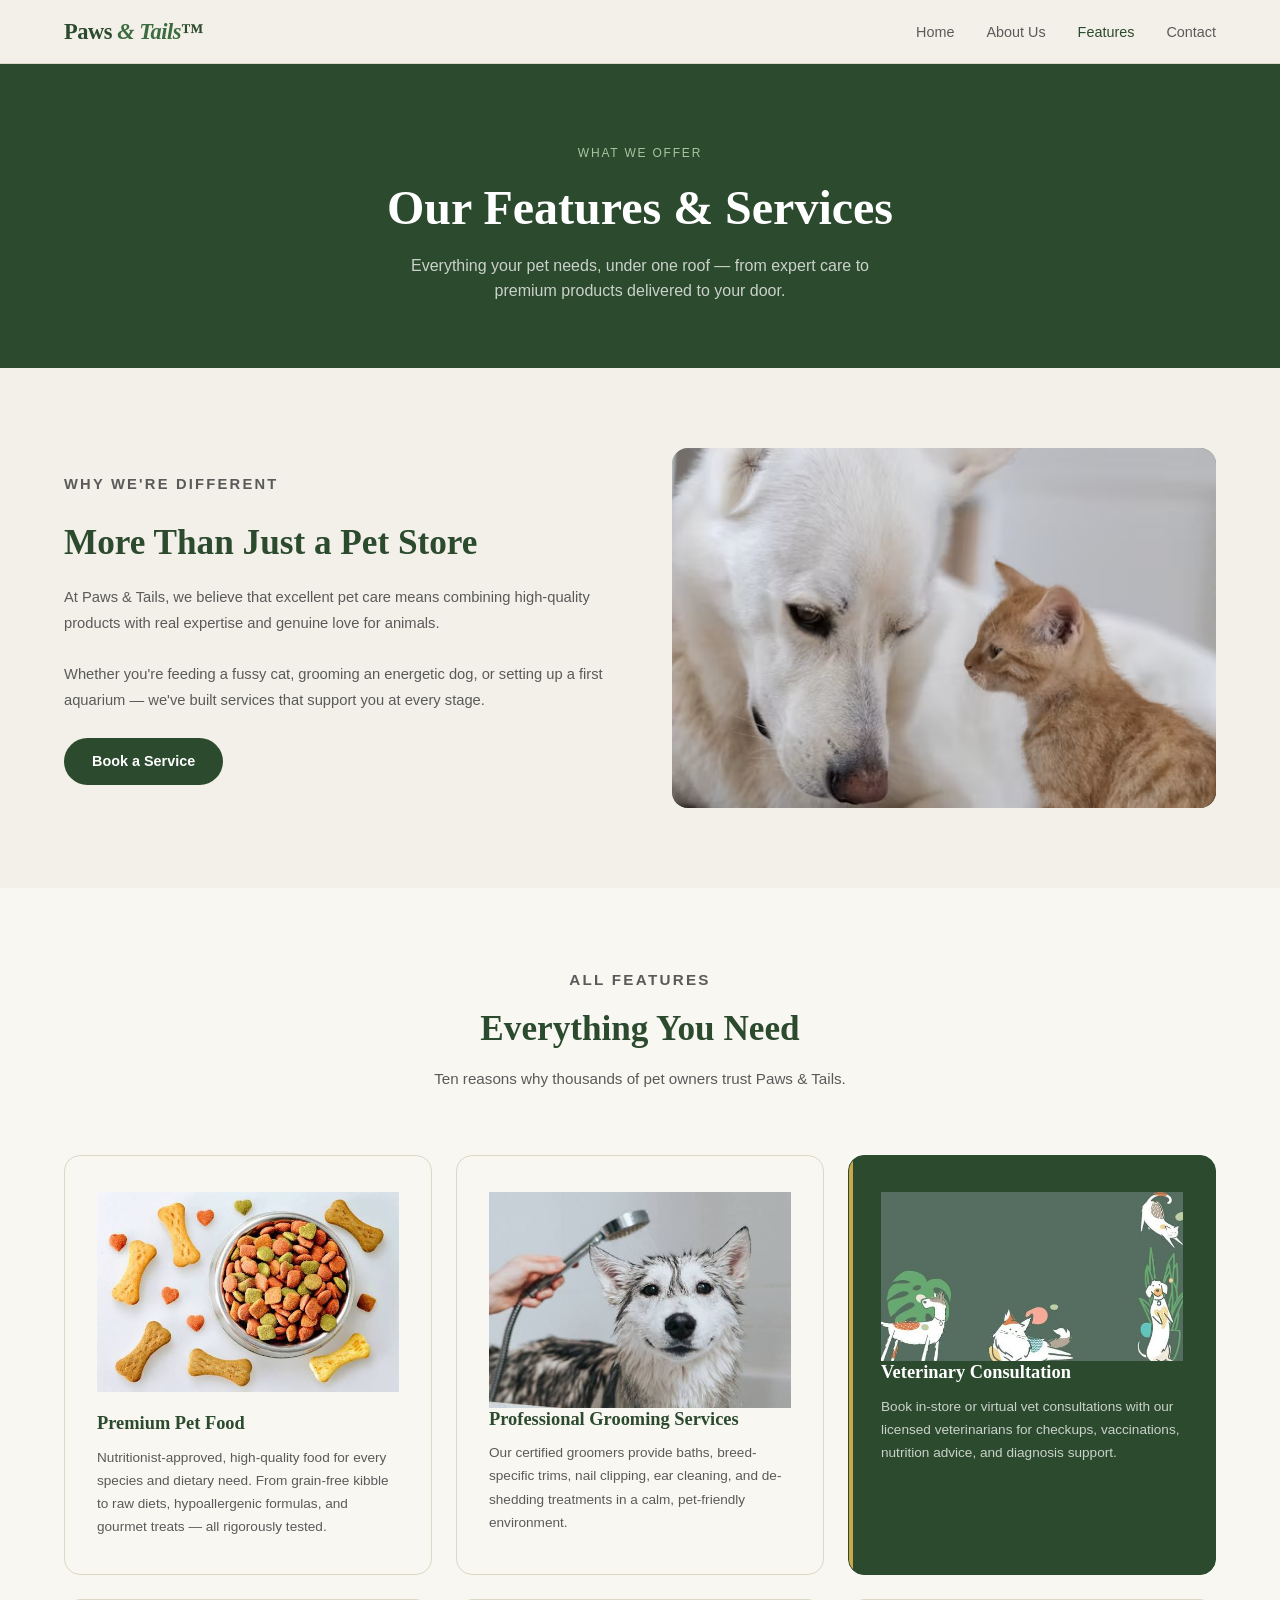
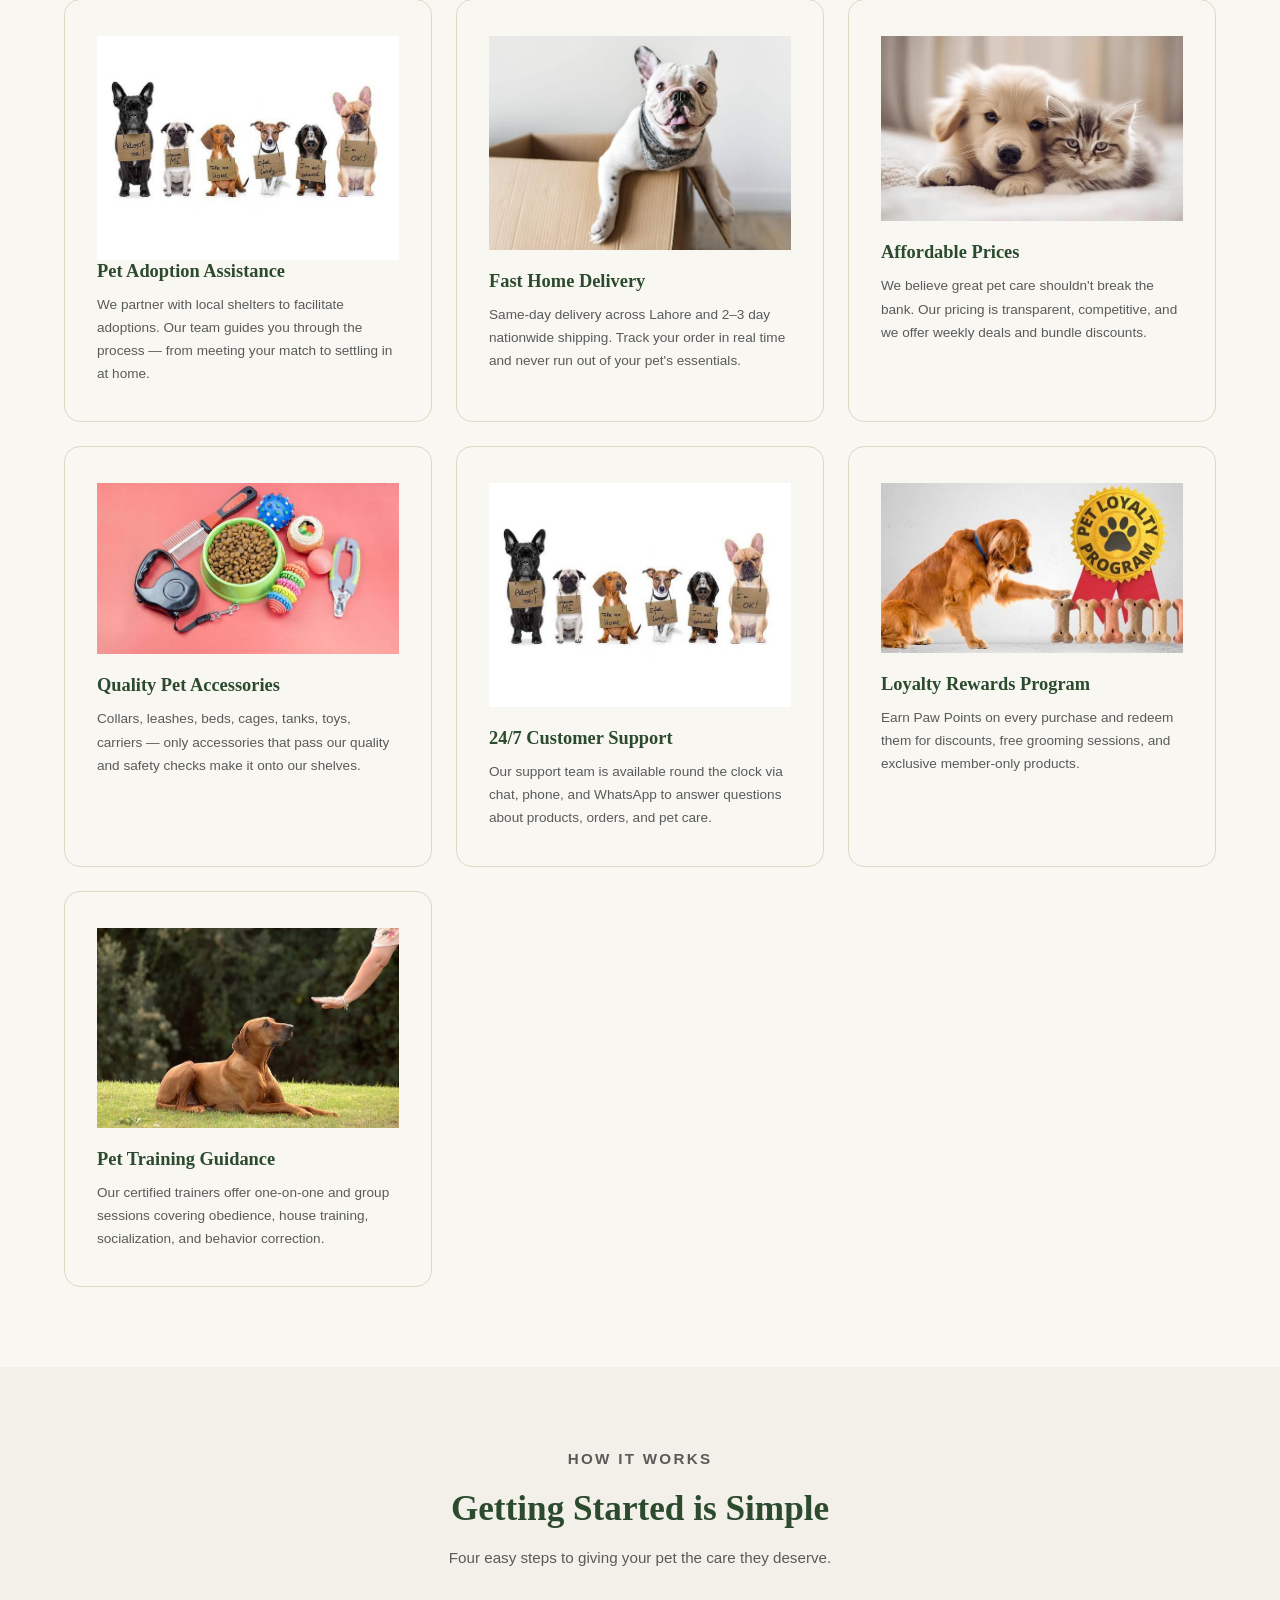
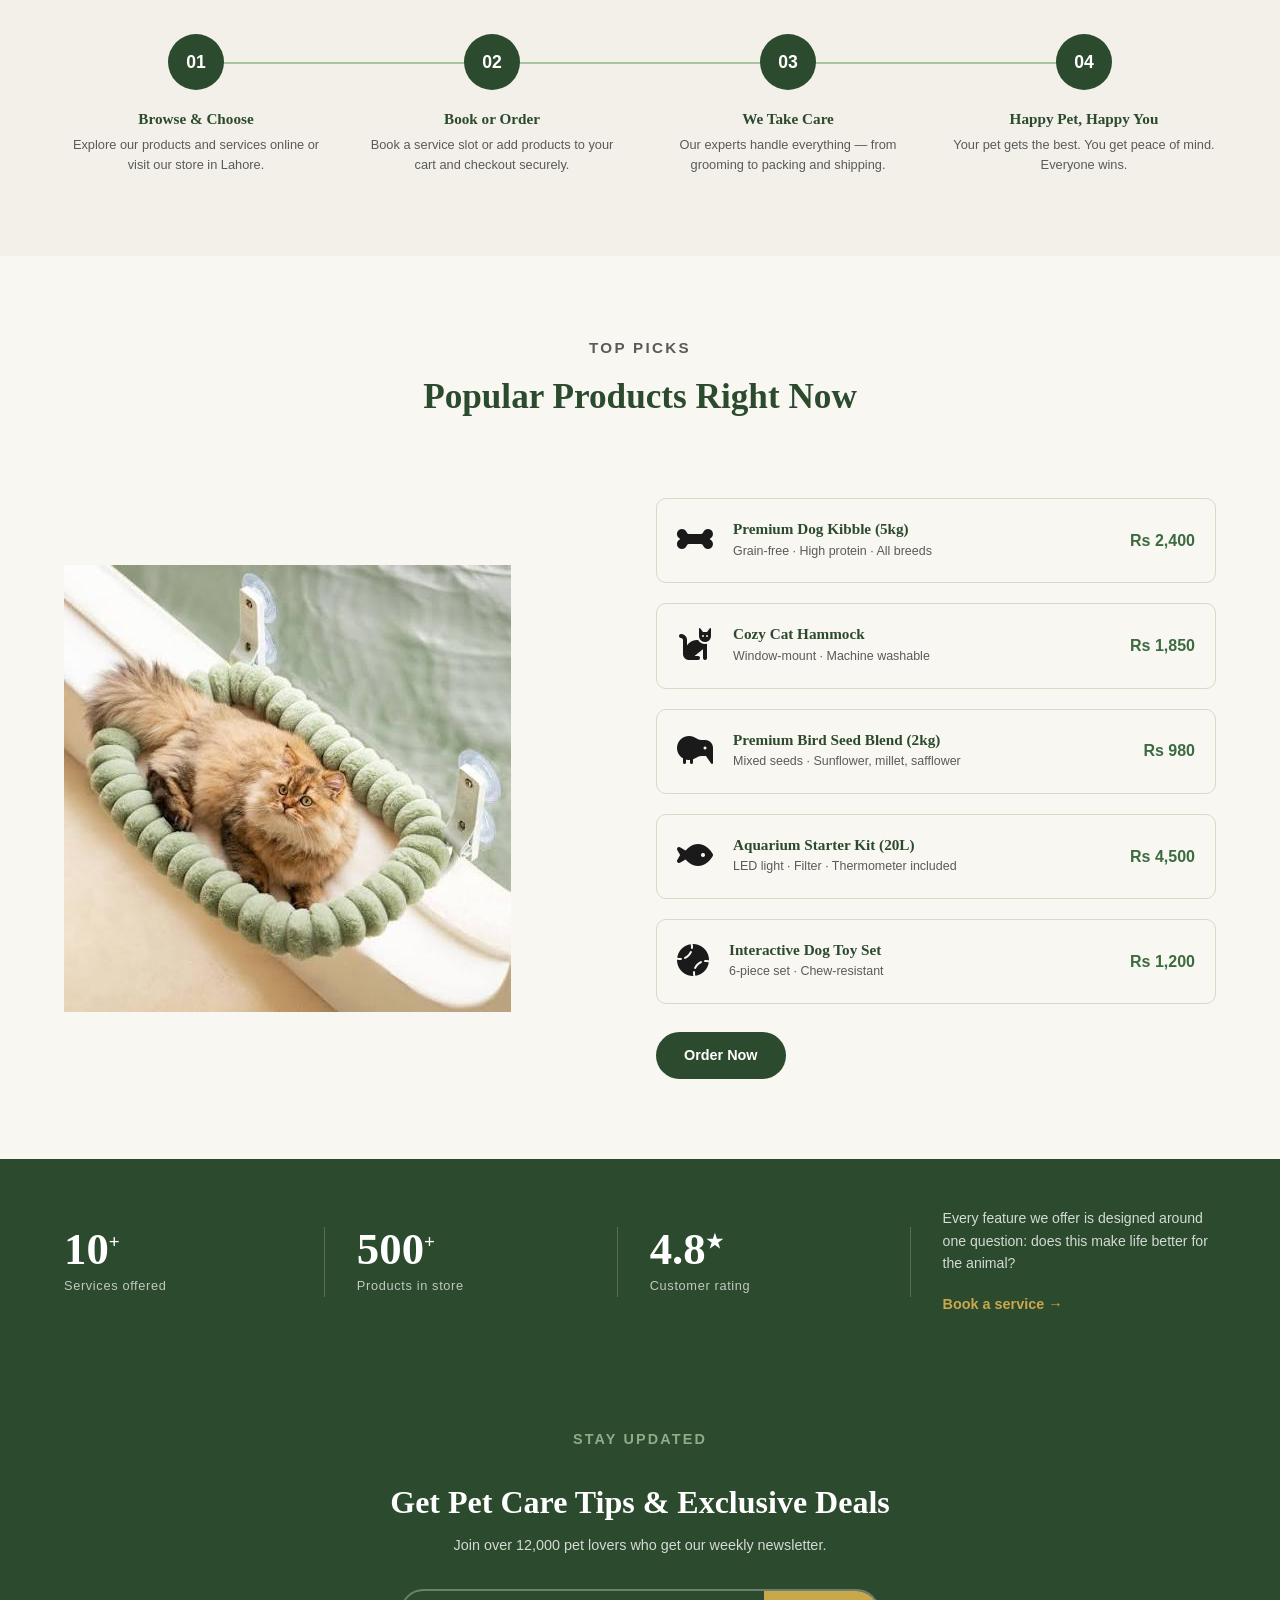
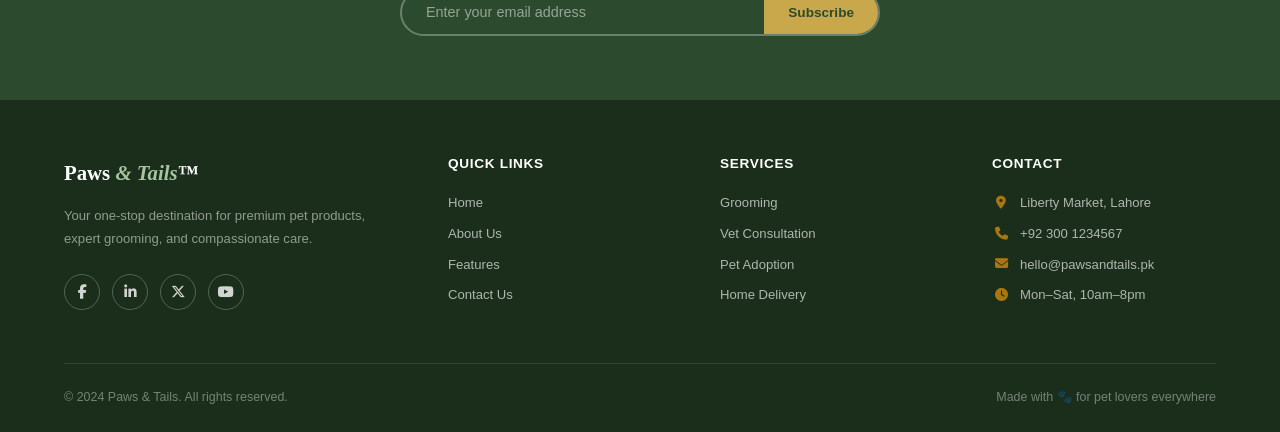
<file: features.html>
<!DOCTYPE html>
<html lang="en">
<head>
  <meta charset="UTF-8" />
  <meta name="viewport" content="width=device-width, initial-scale=1.0" />
  <title>Features – Paws & Tails</title>
      <link rel="stylesheet" href="https://cdnjs.cloudflare.com/ajax/libs/font-awesome/6.7.2/css/all.min.css">

  <link rel="stylesheet" href="style.css" />
</head>
<body>

  <!-- NAVBAR -->
  <nav class="navbar">
    <div class="logo">Paws <span>&amp; Tails</span>™</div>
    <ul class="nav-links">
      <li><a href="index.html">Home</a></li>
      <li><a href="about.html" class="nav-hidden">About Us</a></li>
      <li><a href="features.html" class="active">Features</a></li>
      <li><a href="contact.html" class="nav-hidden">Contact</a></li>
    </ul>
  </nav>

  <!-- PAGE HERO -->
  <div class="page-hero">
    <div class="eyebrow">What We Offer</div>
    <h1>Our Features &amp; Services</h1>
    <p>Everything your pet needs, under one roof — from expert care to premium products delivered to your door.</p>
  </div>

  <!-- INTRO -->
  <section class="section">
    <div class="features-intro">
      <div class="content">
        <p class="section-eyebrow">Why We're Different</p>
        <h2>More Than Just a Pet Store</h2>
        <p>At Paws &amp; Tails, we believe that excellent pet care means combining high-quality products with real expertise and genuine love for animals.</p>
        <p>Whether you're feeding a fussy cat, grooming an energetic dog, or setting up a first aquarium — we've built services that support you at every stage.</p>
        <a href="contact.html" class="btn-primary">Book a Service</a>
      </div>
<div class="feat-intro-img">
  <img src="features-hero.avif" alt="Pet Store Features">
</div>
    </div>
  </section>

  <!-- 10 FEATURE CARDS -->
  <section class="section" style="background-color:var(--card-bg);">
    <div class="section-header">
      <p class="section-eyebrow">All Features</p>
      <h2>Everything You Need</h2>
      <p>Ten reasons why thousands of pet owners trust Paws &amp; Tails.</p>
    </div>
    <div class="features-main-grid">
      <div class="feature-card-large">
        <div class="feat-icon">
  <img src="pet-food.jpg" alt="Premium Pet Food">
</div>
        <h3>Premium Pet Food</h3>
        <p>Nutritionist-approved, high-quality food for every species and dietary need. From grain-free kibble to raw diets, hypoallergenic formulas, and gourmet treats — all rigorously tested.</p>
      </div>
      <div class="feature-card-large">
<div class="card-icon">
  <img src="pet-grooming.jpg" alt="Pet Grooming">
</div>
        <h3>Professional Grooming Services</h3>
        <p>Our certified groomers provide baths, breed-specific trims, nail clipping, ear cleaning, and de-shedding treatments in a calm, pet-friendly environment.</p>
      </div>
      <div class="feature-card-large highlight">
<div class="card-icon">
  <img src="pet-consultation.jpg" alt="Vet Consultation">
</div>
        <h3>Veterinary Consultation</h3>
        <p>Book in-store or virtual vet consultations with our licensed veterinarians for checkups, vaccinations, nutrition advice, and diagnosis support.</p>
      </div>
      <div class="feature-card-large">
<div class="card-icon">
  <img src="pet-adoption.jpg" alt="Pet Adoption">
</div>
        <h3>Pet Adoption Assistance</h3>
        <p>We partner with local shelters to facilitate adoptions. Our team guides you through the process — from meeting your match to settling in at home.</p>
      </div>
      <div class="feature-card-large">
<div class="feat-icon">
  <img src="pet-delivery.jpg" alt="Fast Home Delivery">
</div>
        <h3>Fast Home Delivery</h3>
        <p>Same-day delivery across Lahore and 2–3 day nationwide shipping. Track your order in real time and never run out of your pet's essentials.</p>
      </div>
      <div class="feature-card-large">
<div class="feat-icon">
  <img src="pet-prices.webp" alt="Affordable Prices">
</div>
        <h3>Affordable Prices</h3>
        <p>We believe great pet care shouldn't break the bank. Our pricing is transparent, competitive, and we offer weekly deals and bundle discounts.</p>
      </div>
      <div class="feature-card-large">
<div class="feat-icon">
  <img src="pet-accessories.jpg" alt="Pet Accessories">
</div>
        <h3>Quality Pet Accessories</h3>
        <p>Collars, leashes, beds, cages, tanks, toys, carriers — only accessories that pass our quality and safety checks make it onto our shelves.</p>
      </div>
      <div class="feature-card-large">
<div class="feat-icon">
  <img src="pet-adoption.jpg" alt="Customer Support">
</div>
        <h3>24/7 Customer Support</h3>
        <p>Our support team is available round the clock via chat, phone, and WhatsApp to answer questions about products, orders, and pet care.</p>
      </div>
      <div class="feature-card-large">
<div class="feat-icon">
  <img src="pet-loyalty.jpg" alt="Loyalty Rewards">
</div>
        <h3>Loyalty Rewards Program</h3>
        <p>Earn Paw Points on every purchase and redeem them for discounts, free grooming sessions, and exclusive member-only products.</p>
      </div>
      <div class="feature-card-large">
<div class="feat-icon">
  <img src="pet-training.jpg" alt="Pet Training">
</div>
        <h3>Pet Training Guidance</h3>
        <p>Our certified trainers offer one-on-one and group sessions covering obedience, house training, socialization, and behavior correction.</p>
      </div>
    </div>
  </section>

  <!-- HOW IT WORKS -->
  <section class="section">
    <div class="section-header">
      <p class="section-eyebrow">How It Works</p>
      <h2>Getting Started is Simple</h2>
      <p>Four easy steps to giving your pet the care they deserve.</p>
    </div>
    <div class="process-steps">
      <div class="process-step"><div class="step-circle">01</div><h4>Browse &amp; Choose</h4><p>Explore our products and services online or visit our store in Lahore.</p></div>
      <div class="process-step"><div class="step-circle">02</div><h4>Book or Order</h4><p>Book a service slot or add products to your cart and checkout securely.</p></div>
      <div class="process-step"><div class="step-circle">03</div><h4>We Take Care</h4><p>Our experts handle everything — from grooming to packing and shipping.</p></div>
      <div class="process-step"><div class="step-circle">04</div><h4>Happy Pet, Happy You</h4><p>Your pet gets the best. You get peace of mind. Everyone wins.</p></div>
    </div>
  </section>

  <!-- PRODUCT SHOWCASE -->
  <section class="section" style="background-color:var(--card-bg);">
    <div class="section-header">
      <p class="section-eyebrow">Top Picks</p>
      <h2>Popular Products Right Now</h2>
    </div>
    <div class="product-showcase">
   <div class="feat-icon">
  <img src="cat-hammock.jpg" alt="Premium Pet Food">
</div>
        <div class="product-list">
        <div class="product-row"><div class="pr-icon"><i class="fa-solid fa-bone"></i></div><div><h4>Premium Dog Kibble (5kg)</h4><p>Grain-free · High protein · All breeds</p></div><div class="pr-price">Rs 2,400</div></div>
        <div class="product-row"><div class="pr-icon"><i class="fa-solid fa-cat"></i></div><div><h4>Cozy Cat Hammock</h4><p>Window-mount · Machine washable</p></div><div class="pr-price">Rs 1,850</div></div>
        <div class="product-row"><div class="pr-icon"><i class="fa-solid fa-kiwi-bird"></i></div><div><h4>Premium Bird Seed Blend (2kg)</h4><p>Mixed seeds · Sunflower, millet, safflower</p></div><div class="pr-price">Rs 980</div></div>
        <div class="product-row"><div class="pr-icon"><i class="fa-solid fa-fish"></i></div><div><h4>Aquarium Starter Kit (20L)</h4><p>LED light · Filter · Thermometer included</p></div><div class="pr-price">Rs 4,500</div></div>
        <div class="product-row"><div class="pr-icon"><i class="fa-solid fa-baseball"></i></div><div><h4>Interactive Dog Toy Set</h4><p>6-piece set · Chew-resistant</p></div><div class="pr-price">Rs 1,200</div></div>
        <a href="contact.html" class="btn-primary" style="align-self:flex-start;margin-top:0.5rem;">Order Now</a>
      </div>
    </div>
  </section>

  <!-- STATS BAND -->
  <div class="stats-band">
    <div class="stat-item"><div class="stat-number">10<sup>+</sup></div><div class="stat-label">Services offered</div></div>
    <div class="stat-item"><div class="stat-number">500<sup>+</sup></div><div class="stat-label">Products in store</div></div>
    <div class="stat-item"><div class="stat-number">4.8<sup>★</sup></div><div class="stat-label">Customer rating</div></div>
    <div class="stat-desc">
      <p>Every feature we offer is designed around one question: does this make life better for the animal?</p>
      <a href="contact.html" class="btn-gold">Book a service →</a>
    </div>
  </div>

  <!-- NEWSLETTER -->
  <div class="newsletter-section">
    <p class="section-eyebrow" style="color:var(--light-green);">Stay Updated</p>
    <h2>Get Pet Care Tips &amp; Exclusive Deals</h2>
    <p>Join over 12,000 pet lovers who get our weekly newsletter.</p>
    <div class="newsletter-form">
      <input type="email" placeholder="Enter your email address" />
      <button type="button">Subscribe</button>
    </div>
  </div>

  <!-- FOOTER -->
  <footer>
    <div class="footer-grid">
      <div class="footer-brand">
        <div class="logo">Paws <span>&amp; Tails</span>™</div>
        <p>Your one-stop destination for premium pet products, expert grooming, and compassionate care.</p>
<div class="social-icons">
    <a href="https://www.facebook.com/" target="_blank">
        <i class="fa-brands fa-facebook-f"></i>
    </a>

    <a href="https://www.linkedin.com/" target="_blank">
        <i class="fa-brands fa-linkedin-in"></i>
    </a>

    <a href="https://x.com/" target="_blank">
        <i class="fa-brands fa-x-twitter"></i>
    </a>

    <a href="https://www.youtube.com/" target="_blank">
        <i class="fa-brands fa-youtube"></i>
    </a>
</div>      </div>
      <div class="footer-col"><h4>Quick Links</h4><ul><li><a href="index.html">Home</a></li><li><a href="about.html">About Us</a></li><li><a href="features.html">Features</a></li><li><a href="contact.html">Contact Us</a></li></ul></div>
      <div class="footer-col"><h4>Services</h4><ul><li><a href="#">Grooming</a></li><li><a href="#">Vet Consultation</a></li><li><a href="#">Pet Adoption</a></li><li><a href="#">Home Delivery</a></li></ul></div>
      <div class="footer-col"><h4>Contact</h4><ul>
<li>
        <a href="#">
            <i class="fa-solid fa-location-dot"></i>
            Liberty Market, Lahore
        </a>
    </li>

    <li>
        <a href="tel:+923001234567">
            <i class="fa-solid fa-phone"></i>
            +92 300 1234567
        </a>
    </li>

    <li>
        <a href="mailto:hello@pawsandtails.pk">
            <i class="fa-solid fa-envelope"></i>
            hello@pawsandtails.pk
        </a>
    </li>

    <li>
        <a href="#">
            <i class="fa-solid fa-clock"></i>
            Mon–Sat, 10am–8pm
        </a>
    </li>
        </ul></div>
    </div>
    <div class="footer-bottom">
      <p>© 2024 Paws &amp; Tails. All rights reserved.</p>
      <p>Made with 🐾 for pet lovers everywhere</p>
    </div>
  </footer>

</body>
</html>
</file>
<file: style.css>
/* ===== ROOT VARIABLES ===== */
:root {
  --cream: #f2f0e8;
  --dark-green: #2c4a2e;
  --mid-green: #3d6b40;
  --light-green: #a8c5a0;
  --accent-gold: #c9a84c;
  --text-dark: #1a1a1a;
  --text-muted: #5a5a5a;
  --white: #ffffff;
  --card-bg: #f8f7f2;
  --border: #ddd8c4;
}

/* ===== RESET & BASE ===== */
*, *::before, *::after { box-sizing: border-box; margin: 0; padding: 0; }
html { scroll-behavior: smooth; }
body { font-family: 'Georgia', serif; background-color: var(--cream); color: var(--text-dark); line-height: 1.6; }
img { max-width: 100%; display: block; }
a { text-decoration: none; color: inherit; }
ul { list-style: none; }

/* ===== TYPOGRAPHY ===== */
h1, h2, h3, h4 { font-family: 'Georgia', serif; line-height: 1.2; }

.section-eyebrow {
  font-family: 'Arial', sans-serif;
  font-size: 0.75rem;
  letter-spacing: 0.15em;
  text-transform: uppercase;
  color: var(--mid-green);
  font-weight: 600;
  margin-bottom: 0.5rem;
}

/* ===== NAVBAR ===== */
.navbar {
  position: sticky;
  top: 0;
  z-index: 1000;
  background-color: var(--cream);
  border-bottom: 1px solid var(--border);
  padding: 0 5%;
  display: flex;
  align-items: center;
  justify-content: space-between;
  height: 64px;
}
.navbar .logo { font-size: 1.4rem; font-weight: 700; color: var(--dark-green); letter-spacing: -0.02em; }
.navbar .logo span { font-style: italic; color: var(--mid-green); }
.nav-links { display: flex; gap: 2rem; align-items: center; }
.nav-links a { font-family: 'Arial', sans-serif; font-size: 0.9rem; color: var(--text-muted); transition: color 0.2s; }
.nav-links a:hover, .nav-links a.active { color: var(--dark-green); }

/* ===== BUTTONS ===== */
.btn-primary { display: inline-block; background-color: var(--dark-green); color: var(--white); padding: 0.75rem 1.75rem; border-radius: 50px; font-family: 'Arial', sans-serif; font-size: 0.9rem; font-weight: 600; transition: background-color 0.2s; cursor: pointer; border: none; }
.btn-primary:hover { background-color: var(--mid-green); }
.btn-outline { display: inline-block; background-color: transparent; color: var(--dark-green); border: 2px solid var(--dark-green); padding: 0.7rem 1.75rem; border-radius: 50px; font-family: 'Arial', sans-serif; font-size: 0.9rem; font-weight: 600; transition: all 0.2s; cursor: pointer; }
.btn-outline:hover { background-color: var(--dark-green); color: var(--white); }
.btn-gold { display: inline-block; background-color: transparent; color: var(--accent-gold); border: none; font-family: 'Arial', sans-serif; font-size: 0.9rem; font-weight: 600; cursor: pointer; transition: opacity 0.2s; }
.btn-gold:hover { opacity: 0.75; }

/* ===== SECTIONS ===== */
.section { padding: 5rem 5%; }
.section-sm { padding: 3rem 5%; }
.section-header { margin-bottom: 3rem; }
.section-header h2 { font-size: 2.2rem; color: var(--dark-green); margin-bottom: 0.75rem; }
.section-header p { font-family: 'Arial', sans-serif; font-size: 0.95rem; color: var(--text-muted); max-width: 480px; }
.section-header-row { display: flex; justify-content: space-between; align-items: flex-end; margin-bottom: 3rem; }

/* ===== STATS BAND ===== */
.stats-band { background-color: var(--dark-green); color: var(--white); padding: 3rem 5%; display: flex; align-items: center; }
.stat-item { flex: 1; padding: 0 2rem; border-right: 1px solid rgba(255,255,255,0.2); }
.stat-item:first-child { padding-left: 0; }
.stat-item:last-child { border-right: none; }
.stat-item .stat-number { font-size: 2.8rem; font-weight: 700; line-height: 1; }
.stat-item .stat-number sup { font-size: 1.2rem; vertical-align: super; }
.stat-item .stat-label { font-family: 'Arial', sans-serif; font-size: 0.8rem; opacity: 0.7; margin-top: 0.3rem; letter-spacing: 0.05em; }
.stats-band .stat-desc { flex: 1.2; padding-left: 2rem; }
.stats-band .stat-desc p { font-family: 'Arial', sans-serif; font-size: 0.88rem; opacity: 0.8; line-height: 1.6; margin-bottom: 1rem; }

/* ===== GRIDS ===== */
.cards-grid { display: grid; gap: 1.5rem; }
.cards-grid-3 { grid-template-columns: repeat(3, 1fr); }
.cards-grid-4 { grid-template-columns: repeat(4, 1fr); }
.cards-grid-2 { grid-template-columns: repeat(2, 1fr); }

/* ===== SERVICE CARD ===== */
.service-card { background-color: var(--card-bg); padding: 2rem; border-radius: 12px; border: 1px solid var(--border); }
.service-card .card-icon { font-size: 2rem; margin-bottom: 1rem; color: var(--mid-green); }
.service-card h3 { font-size: 1.1rem; color: var(--dark-green); margin-bottom: 0.6rem; }
.service-card p { font-family: 'Arial', sans-serif; font-size: 0.85rem; color: var(--text-muted); line-height: 1.6; margin-bottom: 1rem; }
.service-card .view-more { font-family: 'Arial', sans-serif; font-size: 0.85rem; color: var(--dark-green); font-weight: 600; display: flex; align-items: center; gap: 0.3rem; transition: gap 0.2s; }
.service-card .view-more:hover { gap: 0.6rem; }

/* ===== TEAM ===== */
.team-grid { display: grid; grid-template-columns: repeat(4, 1fr); gap: 1.5rem; }
.team-card { border-radius: 12px; overflow: hidden; position: relative; }
.team-card .team-placeholder { width: 100%; height: 280px; display: flex; align-items: center; justify-content: center; font-size: 4rem; }
.team-card .team-overlay { position: absolute; bottom: 0; left: 0; right: 0; background: linear-gradient(to top, rgba(44,74,46,0.9) 0%, transparent 100%); padding: 1.5rem 1rem 1rem; color: var(--white); }
.team-card .team-overlay .eyebrow { font-family: 'Arial', sans-serif; font-size: 0.65rem; letter-spacing: 0.12em; text-transform: uppercase; opacity: 0.75; margin-bottom: 0.25rem; }
.team-card .team-overlay h3 { font-size: 1.1rem; }
.team-card .team-overlay p { font-family: 'Arial', sans-serif; font-size: 0.8rem; opacity: 0.8; margin-top: 0.3rem; }

/* ===== TESTIMONIALS ===== */
.testimonial-card { background-color: var(--card-bg); border: 1px solid var(--border); border-radius: 12px; padding: 2rem; }
.testimonial-card .stars { color: var(--accent-gold); font-size: 1rem; margin-bottom: 1rem; }
.testimonial-card p { font-family: 'Arial', sans-serif; font-size: 0.88rem; color: var(--text-muted); line-height: 1.7; margin-bottom: 1.5rem; }
.testimonial-card .reviewer { display: flex; align-items: center; gap: 0.75rem; }
.testimonial-card .reviewer .avatar-placeholder { width: 40px; height: 40px; border-radius: 50%; display: flex; align-items: center; justify-content: center; font-size: 1.2rem; flex-shrink: 0; }
.testimonial-card .reviewer .name { font-size: 0.9rem; font-weight: 700; color: var(--dark-green); }
.testimonial-card .reviewer .role { font-family: 'Arial', sans-serif; font-size: 0.75rem; color: var(--text-muted); }

/* ===== NEWSLETTER ===== */
.newsletter-section { background-color: var(--dark-green); padding: 4rem 5%; text-align: center; color: var(--white); }
.newsletter-section h2 { font-size: 2rem; margin-bottom: 0.75rem; }
.newsletter-section p { font-family: 'Arial', sans-serif; font-size: 0.9rem; opacity: 0.8; margin-bottom: 2rem; }
.newsletter-form { display: flex; max-width: 480px; margin: 0 auto; border-radius: 50px; overflow: hidden; border: 2px solid rgba(255,255,255,0.3); }
.newsletter-form input { flex: 1; padding: 0.85rem 1.5rem; background: transparent; border: none; outline: none; color: var(--white); font-family: 'Arial', sans-serif; font-size: 0.9rem; }
.newsletter-form input::placeholder { color: rgba(255,255,255,0.5); }
.newsletter-form button { padding: 0.85rem 1.5rem; background-color: var(--accent-gold); border: none; cursor: pointer; color: var(--dark-green); font-family: 'Arial', sans-serif; font-weight: 700; font-size: 0.85rem; transition: opacity 0.2s; }
.newsletter-form button:hover { opacity: 0.85; }

/* ===== FOOTER ===== */
footer { background-color: #1a2e1b; color: rgba(255,255,255,0.8); padding: 3.5rem 5% 1.5rem; }
.footer-grid { display: grid; grid-template-columns: 1.5fr 1fr 1fr 1fr; gap: 3rem; margin-bottom: 3rem; }
.footer-brand .logo { font-size: 1.3rem; font-weight: 700; color: var(--white); margin-bottom: 1rem; }
.footer-brand .logo span { font-style: italic; color: var(--light-green); }
.footer-brand p { font-family: 'Arial', sans-serif; font-size: 0.82rem; opacity: 0.65; line-height: 1.7; margin-bottom: 1.5rem; }
.social-icons { display: flex; gap: 0.75rem; }
.social-icons a { width: 36px; height: 36px; border-radius: 50%; border: 1px solid rgba(255,255,255,0.25); display: flex; align-items: center; justify-content: center; font-size: 0.9rem; transition: background-color 0.2s; }
.social-icons a:hover { background-color: var(--mid-green); }
.footer-col h4 { font-family: 'Arial', sans-serif; font-size: 0.85rem; font-weight: 700; color: var(--white); letter-spacing: 0.05em; text-transform: uppercase; margin-bottom: 1.25rem; }
.footer-col ul li { margin-bottom: 0.6rem; }
.footer-col ul li a { font-family: 'Arial', sans-serif; font-size: 0.82rem; opacity: 0.65; transition: opacity 0.2s; }
.footer-col ul li a:hover { opacity: 1; }
.footer-bottom { border-top: 1px solid rgba(255,255,255,0.1); padding-top: 1.5rem; display: flex; justify-content: space-between; align-items: center; }
.footer-bottom p { font-family: 'Arial', sans-serif; font-size: 0.78rem; opacity: 0.5; }

/* ===== CATEGORY CARDS ===== */
.category-card { border-radius: 12px; overflow: hidden; position: relative; height: 200px; cursor: pointer; }
.category-card .img-placeholder { width: 100%; height: 100%; display: flex; align-items: center; justify-content: center; font-size: 4rem; }
.category-card:hover .img-placeholder { filter: brightness(1.1); }
.category-card .cat-label { position: absolute; bottom: 0; left: 0; right: 0; background: linear-gradient(to top, rgba(44,74,46,0.85), transparent); color: var(--white); padding: 1.2rem 1rem 0.75rem; font-family: 'Arial', sans-serif; font-weight: 700; font-size: 1rem; }

/* ===== PRODUCT CARDS ===== */
.product-card { background-color: var(--card-bg); border: 1px solid var(--border); border-radius: 12px; overflow: hidden; transition: transform 0.2s; }
.product-card:hover { transform: translateY(-4px); }
.product-card .prod-img { height: 180px; display: flex; align-items: center; justify-content: center; font-size: 3.5rem; }
.product-card .product-info { padding: 1rem 1.25rem 1.25rem; }
.product-card .product-info h4 { font-size: 1rem; color: var(--dark-green); margin-bottom: 0.3rem; }
.product-card .product-info .price { font-family: 'Arial', sans-serif; font-size: 1.1rem; font-weight: 700; color: var(--mid-green); }
.product-card .product-info .price-sub { font-family: 'Arial', sans-serif; font-size: 0.78rem; color: var(--text-muted); margin-bottom: 0.75rem; }

/* ===== PAGE HERO ===== */
.page-hero { background-color: var(--dark-green); color: var(--white); padding: 5rem 5% 4rem; text-align: center; }
.page-hero .eyebrow { font-family: 'Arial', sans-serif; font-size: 0.75rem; letter-spacing: 0.15em; text-transform: uppercase; color: var(--light-green); margin-bottom: 1rem; }
.page-hero h1 { font-size: 3rem; margin-bottom: 1rem; }
.page-hero p { font-family: 'Arial', sans-serif; font-size: 1rem; opacity: 0.75; max-width: 500px; margin: 0 auto; }

/* ===== CONTACT ===== */
.contact-grid { display: grid; grid-template-columns: 1fr 1.4fr; gap: 4rem; align-items: start; }
.contact-info h2 { font-size: 1.8rem; color: var(--dark-green); margin-bottom: 1.5rem; }
.contact-detail { display: flex; gap: 1rem; margin-bottom: 1.5rem; align-items: flex-start; }
.contact-detail .icon { width: 44px; height: 44px; background-color: rgba(44,74,46,0.1); border-radius: 50%; display: flex; align-items: center; justify-content: center; font-size: 1.1rem; flex-shrink: 0; color: var(--mid-green); }
.contact-detail h4 { font-size: 0.9rem; color: var(--dark-green); margin-bottom: 0.25rem; }
.contact-detail p { font-family: 'Arial', sans-serif; font-size: 0.85rem; color: var(--text-muted); }
.contact-form { background-color: var(--card-bg); border: 1px solid var(--border); border-radius: 16px; padding: 2.5rem; }
.contact-form h3 { font-size: 1.4rem; color: var(--dark-green); margin-bottom: 2rem; }
.form-group { margin-bottom: 1.25rem; }
.form-group label { display: block; font-family: 'Arial', sans-serif; font-size: 0.82rem; font-weight: 600; color: var(--text-dark); margin-bottom: 0.4rem; }
.form-group input, .form-group select, .form-group textarea { width: 100%; padding: 0.75rem 1rem; border: 1.5px solid var(--border); border-radius: 8px; background-color: var(--white); font-family: 'Arial', sans-serif; font-size: 0.88rem; color: var(--text-dark); outline: none; transition: border-color 0.2s; }
.form-group input:focus, .form-group select:focus, .form-group textarea:focus { border-color: var(--mid-green); }
.form-group textarea { resize: vertical; min-height: 120px; }
.form-row { display: grid; grid-template-columns: 1fr 1fr; gap: 1rem; }
.hours-table { width: 100%; border-collapse: collapse; font-family: 'Arial', sans-serif; font-size: 0.85rem; margin-top: 1rem; }
.hours-table tr { border-bottom: 1px solid var(--border); }
.hours-table td { padding: 0.65rem 0; color: var(--text-muted); }
.hours-table td:first-child { color: var(--text-dark); font-weight: 600; }
.hours-table td:last-child { text-align: right; }
.hours-table tr.today td { color: var(--mid-green); font-weight: 700; }
.social-links-row { display: flex; gap: 1rem; margin-top: 1.5rem; flex-wrap: wrap; }
.social-link-btn { display: flex; align-items: center; gap: 0.5rem; padding: 0.55rem 1rem; border: 1.5px solid var(--border); border-radius: 50px; font-family: 'Arial', sans-serif; font-size: 0.82rem; color: var(--text-muted); transition: all 0.2s; }
.social-link-btn:hover { border-color: var(--mid-green); color: var(--mid-green); }
.form-success { display: none; background-color: rgba(44,74,46,0.1); border: 1px solid var(--mid-green); border-radius: 8px; padding: 1rem 1.25rem; font-family: 'Arial', sans-serif; font-size: 0.88rem; color: var(--dark-green); margin-top: 1rem; }

/* ===== MAP ===== */
.map-placeholder { background-color: var(--light-green); border-radius: 16px; height: 320px; display: flex; align-items: center; justify-content: center; flex-direction: column; gap: 1rem; color: var(--dark-green); border: 2px dashed var(--mid-green); }
.map-placeholder .map-icon { font-size: 3rem; }
.map-placeholder p { font-family: 'Arial', sans-serif; font-size: 0.9rem; font-weight: 600; }

/* ===== FAQ ===== */
.faq-grid { display: grid; grid-template-columns: 1fr 1fr; gap: 0 3rem; }
.faq-item { border-bottom: 1px solid var(--border); padding: 1.5rem 0; }
.faq-item h4 { font-size: 1rem; color: var(--dark-green); margin-bottom: 0.5rem; }
.faq-item p { font-family: 'Arial', sans-serif; font-size: 0.88rem; color: var(--text-muted); line-height: 1.7; }

/* ===== FEATURES PAGE ===== */
.features-main-grid { display: grid; grid-template-columns: repeat(3, 1fr); gap: 1.5rem; }
.feature-card-large { background-color: var(--card-bg); border: 1px solid var(--border); border-radius: 16px; padding: 2.25rem 2rem; transition: transform 0.2s, box-shadow 0.2s; position: relative; overflow: hidden; }
.feature-card-large::after { content: ''; position: absolute; top: 0; left: 0; width: 4px; height: 100%; background-color: var(--mid-green); opacity: 0; transition: opacity 0.2s; }
.feature-card-large:hover { transform: translateY(-5px); box-shadow: 0 12px 32px rgba(44,74,46,0.12); }
.feature-card-large:hover::after { opacity: 1; }
.feature-card-large .feat-icon { font-size: 2.4rem; margin-bottom: 1.25rem; display: block; }
.feature-card-large h3 { font-size: 1.15rem; color: var(--dark-green); margin-bottom: 0.7rem; }
.feature-card-large p { font-family: 'Arial', sans-serif; font-size: 0.85rem; color: var(--text-muted); line-height: 1.7; }
.feature-card-large.highlight { background-color: var(--dark-green); border-color: var(--dark-green); }
.feature-card-large.highlight h3 { color: var(--white); }
.feature-card-large.highlight p { color: rgba(255,255,255,0.75); }
.feature-card-large.highlight::after { background-color: var(--accent-gold); opacity: 1; }

/* ===== PROCESS STEPS ===== */
.process-steps { display: grid; grid-template-columns: repeat(4, 1fr); gap: 2rem; position: relative; }
.process-steps::before { content: ''; position: absolute; top: 28px; left: 10%; right: 10%; height: 2px; background: var(--light-green); z-index: 0; }
.process-step { text-align: center; position: relative; z-index: 1; }
.process-step .step-circle { width: 56px; height: 56px; border-radius: 50%; background-color: var(--dark-green); color: var(--white); font-family: 'Arial', sans-serif; font-size: 1.1rem; font-weight: 700; display: flex; align-items: center; justify-content: center; margin: 0 auto 1.25rem; }
.process-step h4 { font-size: 0.95rem; color: var(--dark-green); margin-bottom: 0.4rem; }
.process-step p { font-family: 'Arial', sans-serif; font-size: 0.8rem; color: var(--text-muted); line-height: 1.6; }

/* ===== PRODUCT SHOWCASE ===== */
.product-showcase { display: grid; grid-template-columns: 1fr 1fr; gap: 2rem; align-items: center; }
.product-showcase .prod-img-lg { height: 340px; border-radius: 16px; display: flex; align-items: center; justify-content: center; font-size: 6rem; }
.product-list { display: flex; flex-direction: column; gap: 1.25rem; }
.product-row { display: flex; align-items: center; gap: 1.25rem; padding: 1rem 1.25rem; background-color: var(--card-bg); border: 1px solid var(--border); border-radius: 10px; transition: transform 0.15s; }
.product-row:hover { transform: translateX(4px); }
.product-row .pr-icon { font-size: 2rem; flex-shrink: 0; }
.product-row h4 { font-size: 0.95rem; color: var(--dark-green); margin-bottom: 0.2rem; }
.product-row p { font-family: 'Arial', sans-serif; font-size: 0.78rem; color: var(--text-muted); }
.product-row .pr-price { margin-left: auto; font-family: 'Arial', sans-serif; font-size: 1rem; font-weight: 700; color: var(--mid-green); white-space: nowrap; }

/* ===== ABOUT PAGE ===== */
.about-intro { display: grid; grid-template-columns: 1fr 1fr; gap: 5rem; align-items: center; }
.about-intro .img-placeholder { height: 420px; border-radius: 16px; background: linear-gradient(135deg, var(--light-green), var(--dark-green)); display: flex; align-items: center; justify-content: center; font-size: 5rem; }
.about-intro .content h2 { font-size: 2.2rem; color: var(--dark-green); margin-bottom: 1.25rem; }
.about-intro .content p { font-family: 'Arial', sans-serif; font-size: 0.92rem; color: var(--text-muted); line-height: 1.8; margin-bottom: 1rem; }
.mission-vision { display: grid; grid-template-columns: 1fr 1fr; gap: 2rem; }
.mv-card { padding: 2.5rem; border-radius: 16px; }
.mv-card.mission { background-color: var(--dark-green); color: var(--white); }
.mv-card.vision { background-color: var(--card-bg); border: 1px solid var(--border); }
.mv-card .mv-icon { font-size: 2.5rem; margin-bottom: 1rem; }
.mv-card h3 { font-size: 1.4rem; margin-bottom: 0.75rem; }
.mv-card.mission h3 { color: var(--white); }
.mv-card.vision h3 { color: var(--dark-green); }
.mv-card p { font-family: 'Arial', sans-serif; font-size: 0.9rem; line-height: 1.75; }
.mv-card.mission p { opacity: 0.8; }
.mv-card.vision p { color: var(--text-muted); }
.timeline-item { display: grid; grid-template-columns: 80px 1fr; gap: 1.5rem; margin-bottom: 2.5rem; align-items: start; }
.timeline-year { font-size: 1.3rem; font-weight: 700; color: var(--mid-green); padding-top: 0.15rem; }
.timeline-content h4 { font-size: 1rem; color: var(--dark-green); margin-bottom: 0.4rem; }
.timeline-content p { font-family: 'Arial', sans-serif; font-size: 0.85rem; color: var(--text-muted); line-height: 1.6; }
.why-us-grid { display: grid; grid-template-columns: repeat(3, 1fr); gap: 2rem; }
.why-card { display: flex; gap: 1rem; align-items: flex-start; }
.why-card .w-icon { font-size: 1.8rem; flex-shrink: 0; }
.why-card h4 { font-size: 0.95rem; margin-bottom: 0.3rem; }
.why-card p { font-family: 'Arial', sans-serif; font-size: 0.82rem; line-height: 1.6; }
.value-card { background-color: var(--card-bg); border: 1px solid var(--border); border-radius: 12px; padding: 1.75rem; text-align: center; }
.value-card .v-icon { font-size: 2rem; margin-bottom: 0.75rem; }
.value-card h4 { font-size: 1rem; color: var(--dark-green); margin-bottom: 0.5rem; }
.value-card p { font-family: 'Arial', sans-serif; font-size: 0.82rem; color: var(--text-muted); line-height: 1.6; }

/* ===== HERO (home) ===== */
.hero { display: grid; grid-template-columns: 1fr 1fr; min-height: 540px; background-color: var(--cream); padding: 4rem 5%; gap: 3rem; align-items: center; }
.hero-text { max-width: 520px; }
.hero-text h1 { font-size: 3.4rem; color: var(--dark-green); line-height: 1.1; margin-bottom: 1.25rem; }
.hero-text h1 em { font-style: italic; color: var(--mid-green); }
.hero-text p { font-family: 'Arial', sans-serif; font-size: 0.95rem; color: var(--text-muted); line-height: 1.7; max-width: 400px; margin-bottom: 2rem; }
.hero-buttons { display: flex; gap: 1rem; flex-wrap: wrap; }
.hero-img-placeholder { width: 100%; height: 420px; border-radius: 20px; background: linear-gradient(135deg, #b8d4b8 0%, var(--dark-green) 100%); display: flex; align-items: center; justify-content: center; font-size: 7rem; }


.hero-img img{
    width: 400px;      /* adjust size as needed */
    height: auto;
    display: block;
}
/* ===== COLOUR HELPERS ===== */
.img-placeholder { display: flex; align-items: center; justify-content: center; font-size: 4rem; }


.pi1 { background: linear-gradient(135deg, #e8f5e4, #a0d09a); }
.pi2 { background: linear-gradient(135deg, #fff3d4, #f0d895); }
.tp1 { background: linear-gradient(160deg, #a0c9a0, #4a7a4a); }
.tp2 { background: linear-gradient(160deg, #c9a87c, #7a5a30); }
.tp3 { background: linear-gradient(160deg, #8ab0cc, #3060a0); }
.tp4 { background: linear-gradient(160deg, #c0a8c9, #805090); }
.av1 { background-color: #c5dfc0; }
.av2 { background-color: #f0d895; }
.av3 { background-color: #b8cfe8; }
.feat-intro-img { height: 360px; border-radius: 16px; background: linear-gradient(135deg, var(--light-green), var(--dark-green)); display: flex; align-items: center; justify-content: center; font-size: 6rem; }
.features-intro { display: grid; grid-template-columns: 1fr 1fr; gap: 4rem; align-items: center; }
.features-intro .content h2 { font-size: 2.2rem; color: var(--dark-green); margin-bottom: 1.25rem; }
.features-intro .content p { font-family: 'Arial', sans-serif; font-size: 0.92rem; color: var(--text-muted); line-height: 1.8; margin-bottom: 1.5rem; }

/* ===== RESPONSIVE ===== */
@media (max-width: 1024px) {
  .cards-grid-4 { grid-template-columns: repeat(2, 1fr); }
  .team-grid { grid-template-columns: repeat(2, 1fr); }
  .footer-grid { grid-template-columns: 1fr 1fr; }
  .about-intro { gap: 2.5rem; }
  .features-main-grid { grid-template-columns: repeat(2, 1fr); }
  .process-steps { grid-template-columns: repeat(2, 1fr); }
  .process-steps::before { display: none; }
}
@media (max-width: 768px) {
  .hero { grid-template-columns: 1fr; min-height: auto; gap: 2rem; }
  .hero-text h1 { font-size: 2.4rem; }
  .hero-img-placeholder { height: 280px; }
  .cards-grid-3 { grid-template-columns: 1fr 1fr; }
  .cards-grid-4 { grid-template-columns: 1fr 1fr; }
  .cards-grid-2 { grid-template-columns: 1fr; }
  .team-grid { grid-template-columns: 1fr 1fr; }
  .footer-grid { grid-template-columns: 1fr 1fr; }
  .stats-band { flex-wrap: wrap; gap: 1.5rem; }
  .stat-item { border-right: none; border-bottom: 1px solid rgba(255,255,255,0.2); padding-bottom: 1.5rem; }
  .stats-band .stat-desc { padding-left: 0; flex: 0 0 100%; }
  .section-header-row { flex-direction: column; align-items: flex-start; gap: 1rem; }
  .contact-grid { grid-template-columns: 1fr; }
  .about-intro { grid-template-columns: 1fr; }
  .mission-vision { grid-template-columns: 1fr; }
  .why-us-grid { grid-template-columns: 1fr 1fr; }
  .page-hero h1 { font-size: 2.2rem; }
  .form-row { grid-template-columns: 1fr; }
  .faq-grid { grid-template-columns: 1fr; }
  .product-showcase { grid-template-columns: 1fr; }
  .features-intro { grid-template-columns: 1fr; }
  .nav-links .nav-hidden { display: none; }
}
@media (max-width: 480px) {
  .cards-grid-3 { grid-template-columns: 1fr; }
  .cards-grid-4 { grid-template-columns: 1fr; }
  .features-main-grid { grid-template-columns: 1fr; }
  .process-steps { grid-template-columns: 1fr; }
  .team-grid { grid-template-columns: 1fr; }
  .footer-grid { grid-template-columns: 1fr; }
  .why-us-grid { grid-template-columns: 1fr; }
  .navbar { padding: 0 1rem; }
  .section { padding: 3rem 1rem; }
  .page-hero { padding: 3rem 1rem 2.5rem; }
  .newsletter-form { flex-direction: column; border-radius: 12px; }
  .newsletter-form input { padding: 0.75rem 1.25rem; }
  .newsletter-form button { border-radius: 0 0 10px 10px; padding: 0.75rem; }
}
.category-image{
    width:100%;
    height:100%;
    object-fit:cover; 
    object-position: center;
    display:block;
}
.category-card{
    overflow: hidden;
    border-radius: 16px;
}
.img-placeholder{
    width:100%;
    height:100%;
    overflow:hidden;
    border-radius:16px;
}

.category-card{
    position:relative;
    overflow:hidden;
    border-radius:16px;
}

.category-image{
    width:100%;
    height:100%;
    object-fit:cover;
    object-position:center;
    display:block;
}

.prod-img{
    height:220px;
    overflow:hidden;
    border-radius:16px 16px 0 0;
}

.product-image{
    width:100%;
    height:100%;
    object-fit:cover;
    object-position:center;
    display:block;
}

.feat-intro-img img {
  width: 100%;
  height: 100%;
  object-fit: cover;
  border-radius: 16px;
  display: block;
}

.footer-col ul li a {
    display: flex;
    align-items: center;
    gap: 10px;
    text-decoration: none;
    color: #fff; /* change to your text color */
}

.footer-col ul li a i {
    color: #F59E0B; /* icon color */
    width: 18px;
    text-align: center;
}
.team-placeholder{
    display:flex;
    justify-content:center;
    align-items:center;
    height:100%;
    width:100%;

    font-family:"Playfair Display", serif;
    font-size:7rem;
    font-weight:700;

    color:#ffffff;

    text-shadow:
        0 4px 8px rgba(0,0,0,.35),
        0 0 15px rgba(255,255,255,.2);
}
.section-header{
    display: flex;
    flex-direction: column;
    align-items: center;
    text-align: center;
    margin-bottom: 4rem;
}

.section-header h2{
    margin: 0.5rem 0 1rem;
}

.section-header > p:last-child{
    max-width: 700px;
    margin: 0 auto;
    text-align: center;
    line-height: 1.6;
}

.w-icon { color: var(--light-green); display:flex; align-items:center; justify-content:center; }

.hours-card {
  background-color: var(--card-bg);
  border: 1px solid var(--border);
  border-radius: 12px;
  padding: 1.5rem;
  margin-top: 1.5rem;
}
.hours-card h4 {
  font-size: 0.95rem;
  color: var(--dark-green);
  margin-bottom: 0.75rem;
}
.hours-table td {
  font-size: 0.85rem;
}
.contact-form {
  display: flex;
  flex-direction: column;
}
.contact-form .form-group:has(textarea) {
  flex: 1;
  display: flex;
  flex-direction: column;
}
.contact-form .form-group:has(textarea) textarea {
  flex: 1;
  min-height: 305px;
}
.map-placeholder {
  background-color: var(--light-green);
  border-radius: 16px;
  height: 320px;
  display: flex;
  align-items: center;
  justify-content: center;
  background-size: cover;
  background-position: center;
  position: relative;
  overflow: hidden;
  border: none; /* remove dashed border now that there's a real image */
}

.map-placeholder::before {
  content: '';
  position: absolute;
  inset: 0;
  background: rgba(44, 74, 46, 0.55); /* dark-green tint overlay for text contrast */
}

.map-overlay {
  position: relative;
  z-index: 1;
  display: flex;
  flex-direction: column;
  align-items: center;
  gap: 1rem;
  color: var(--white);
  text-align: center;
  padding: 1.5rem;
}

.map-overlay p {
  font-weight: 600;
}
</file>
